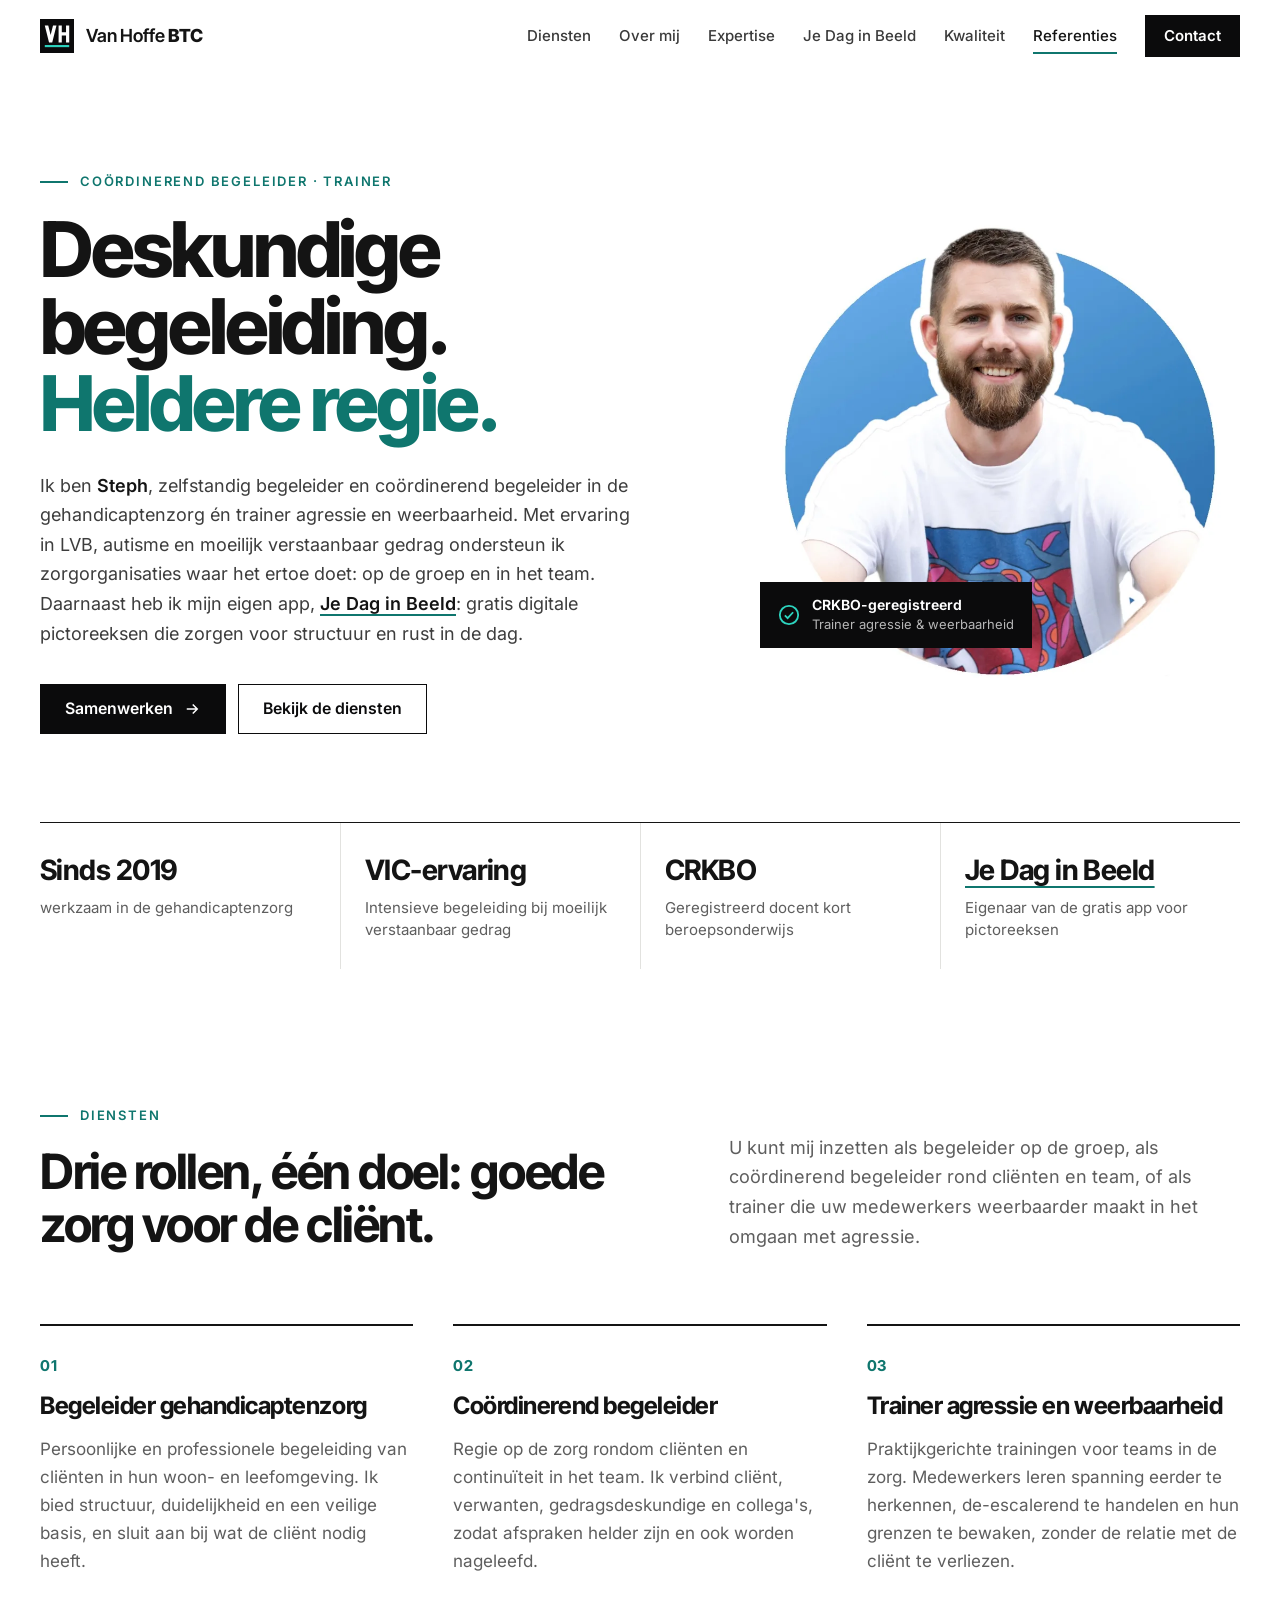
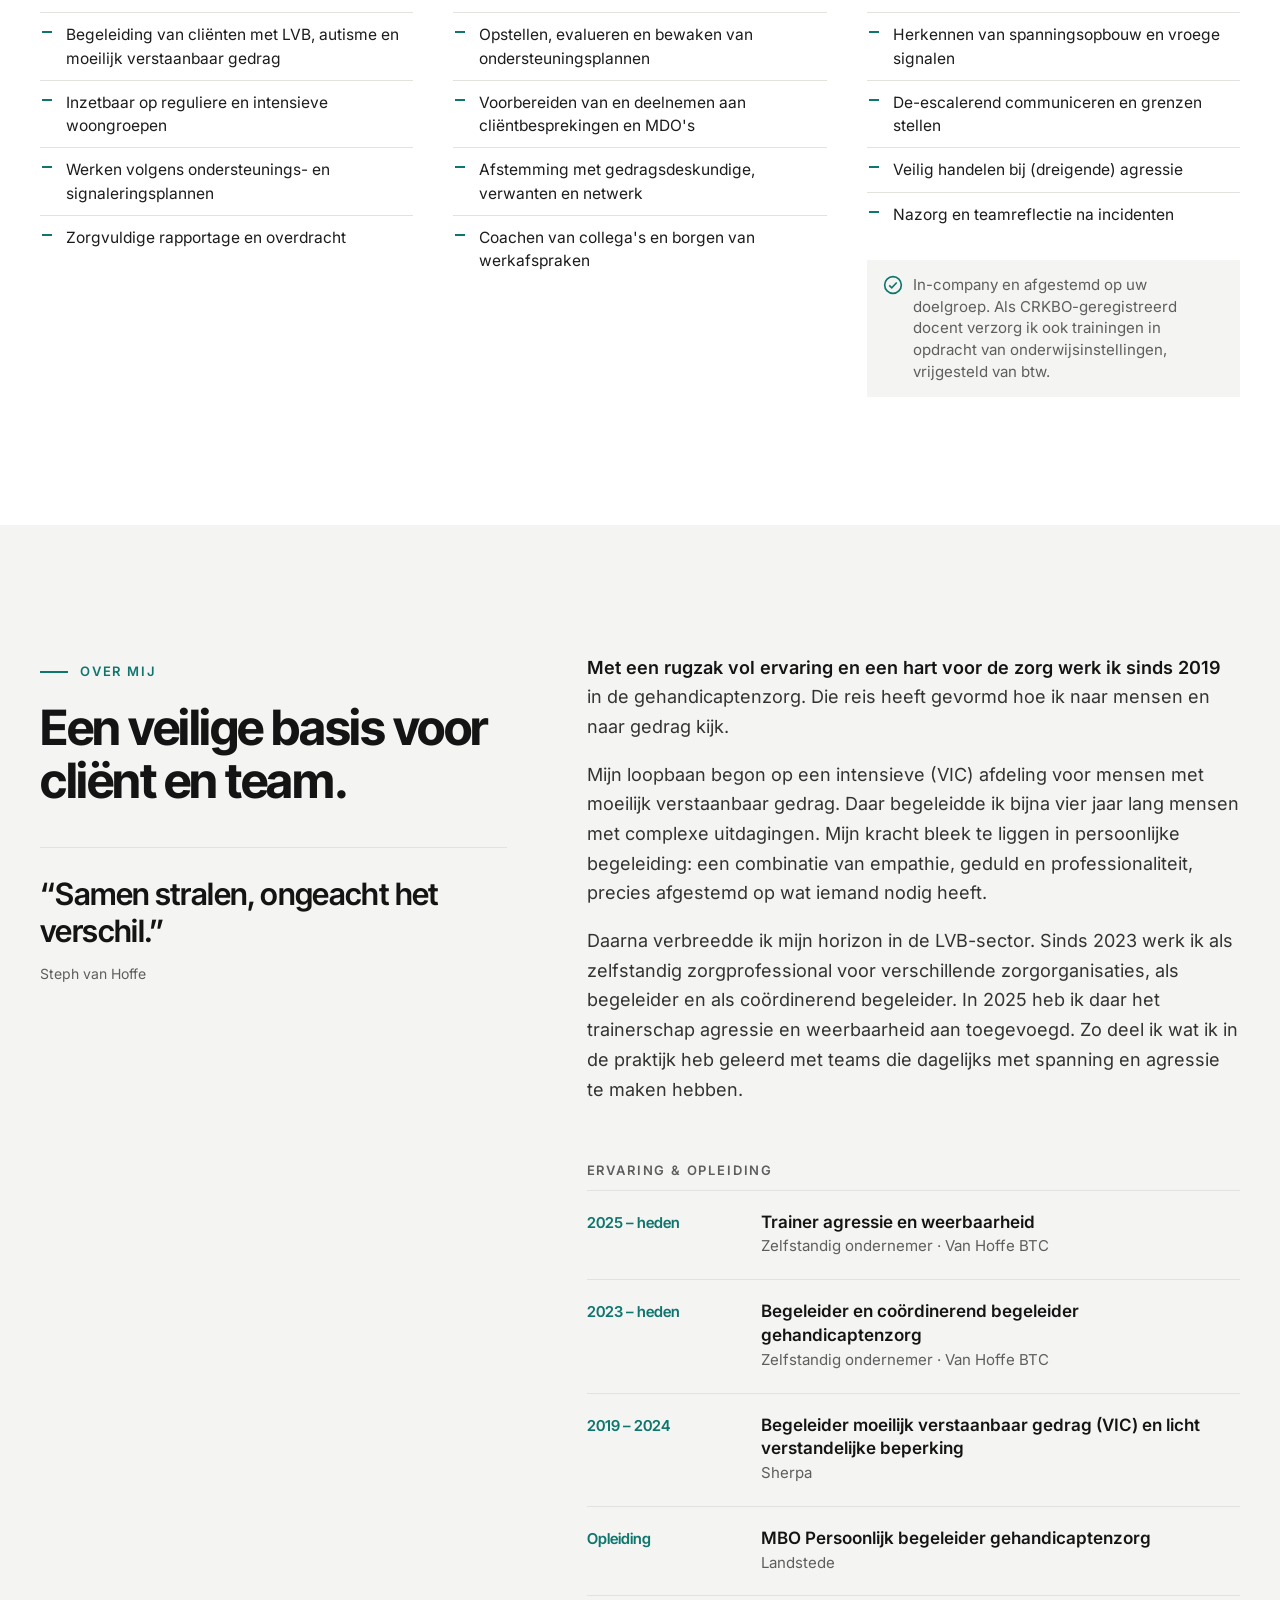
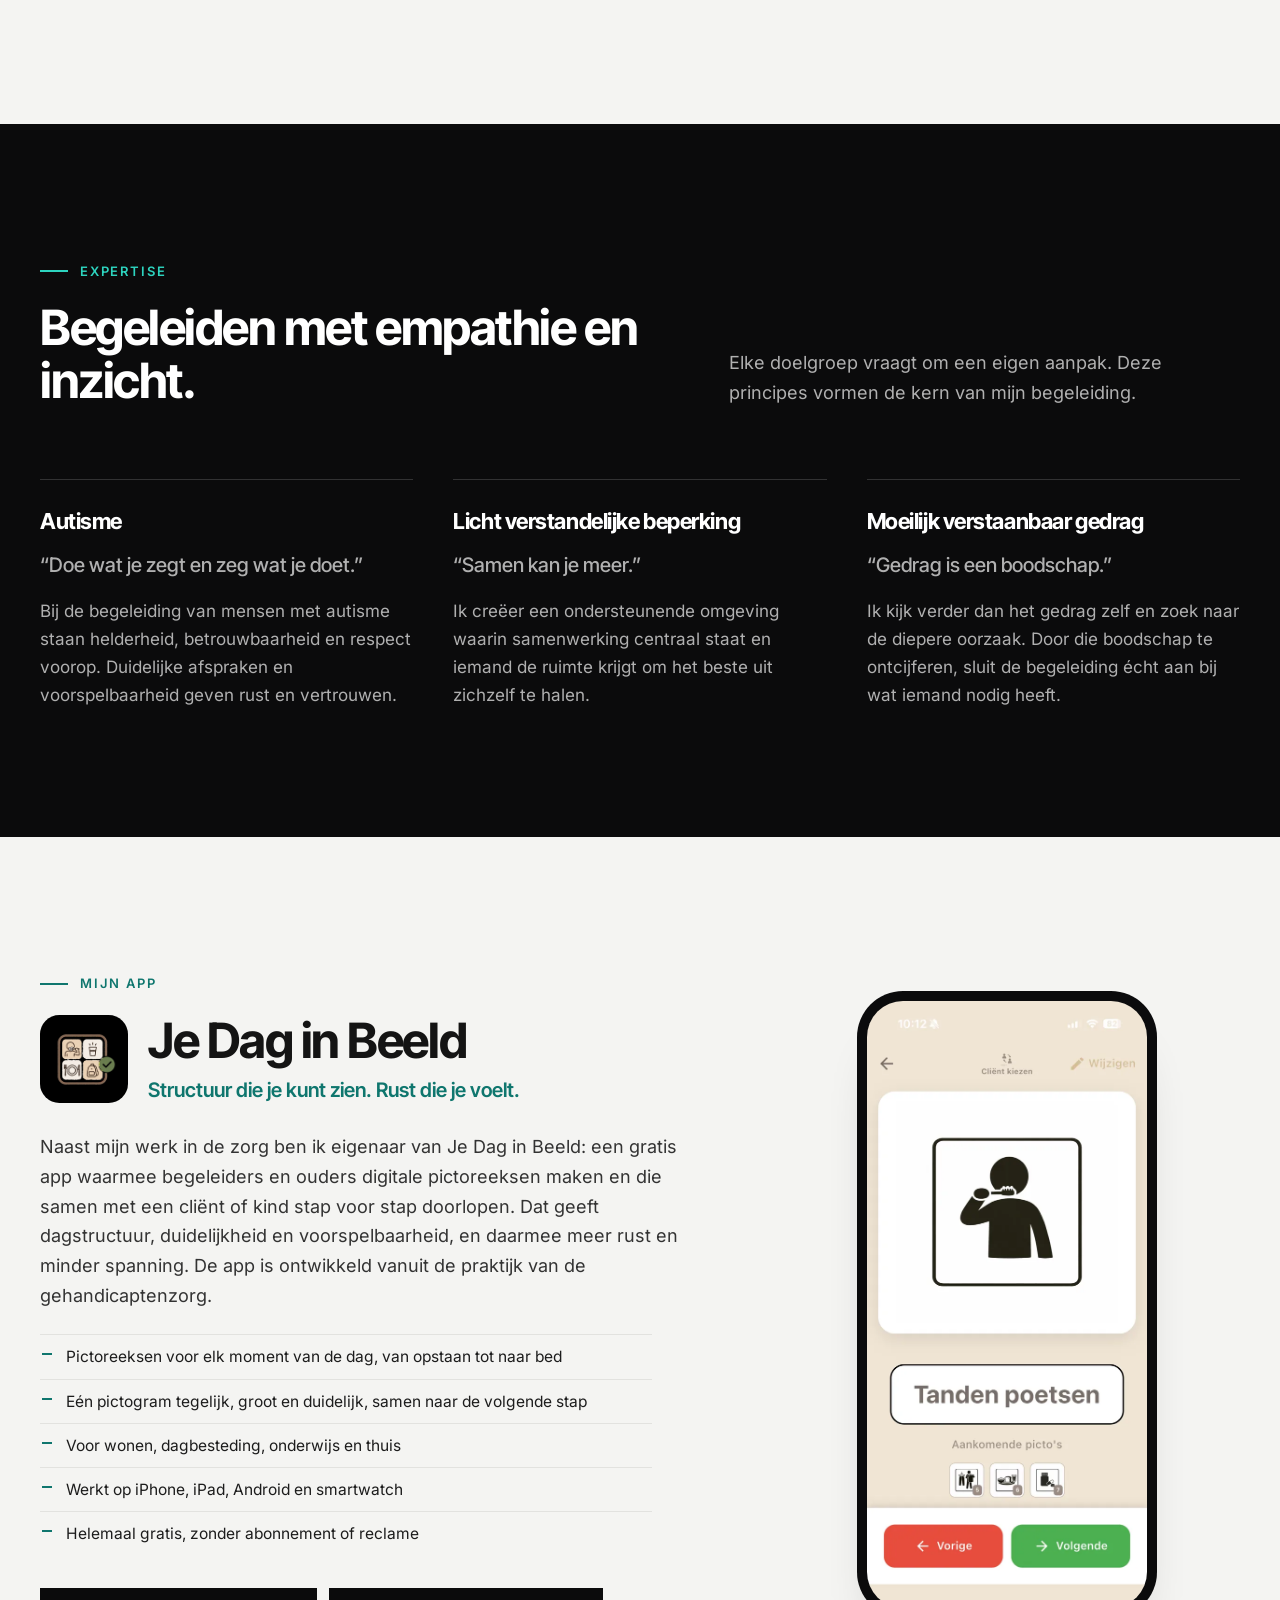
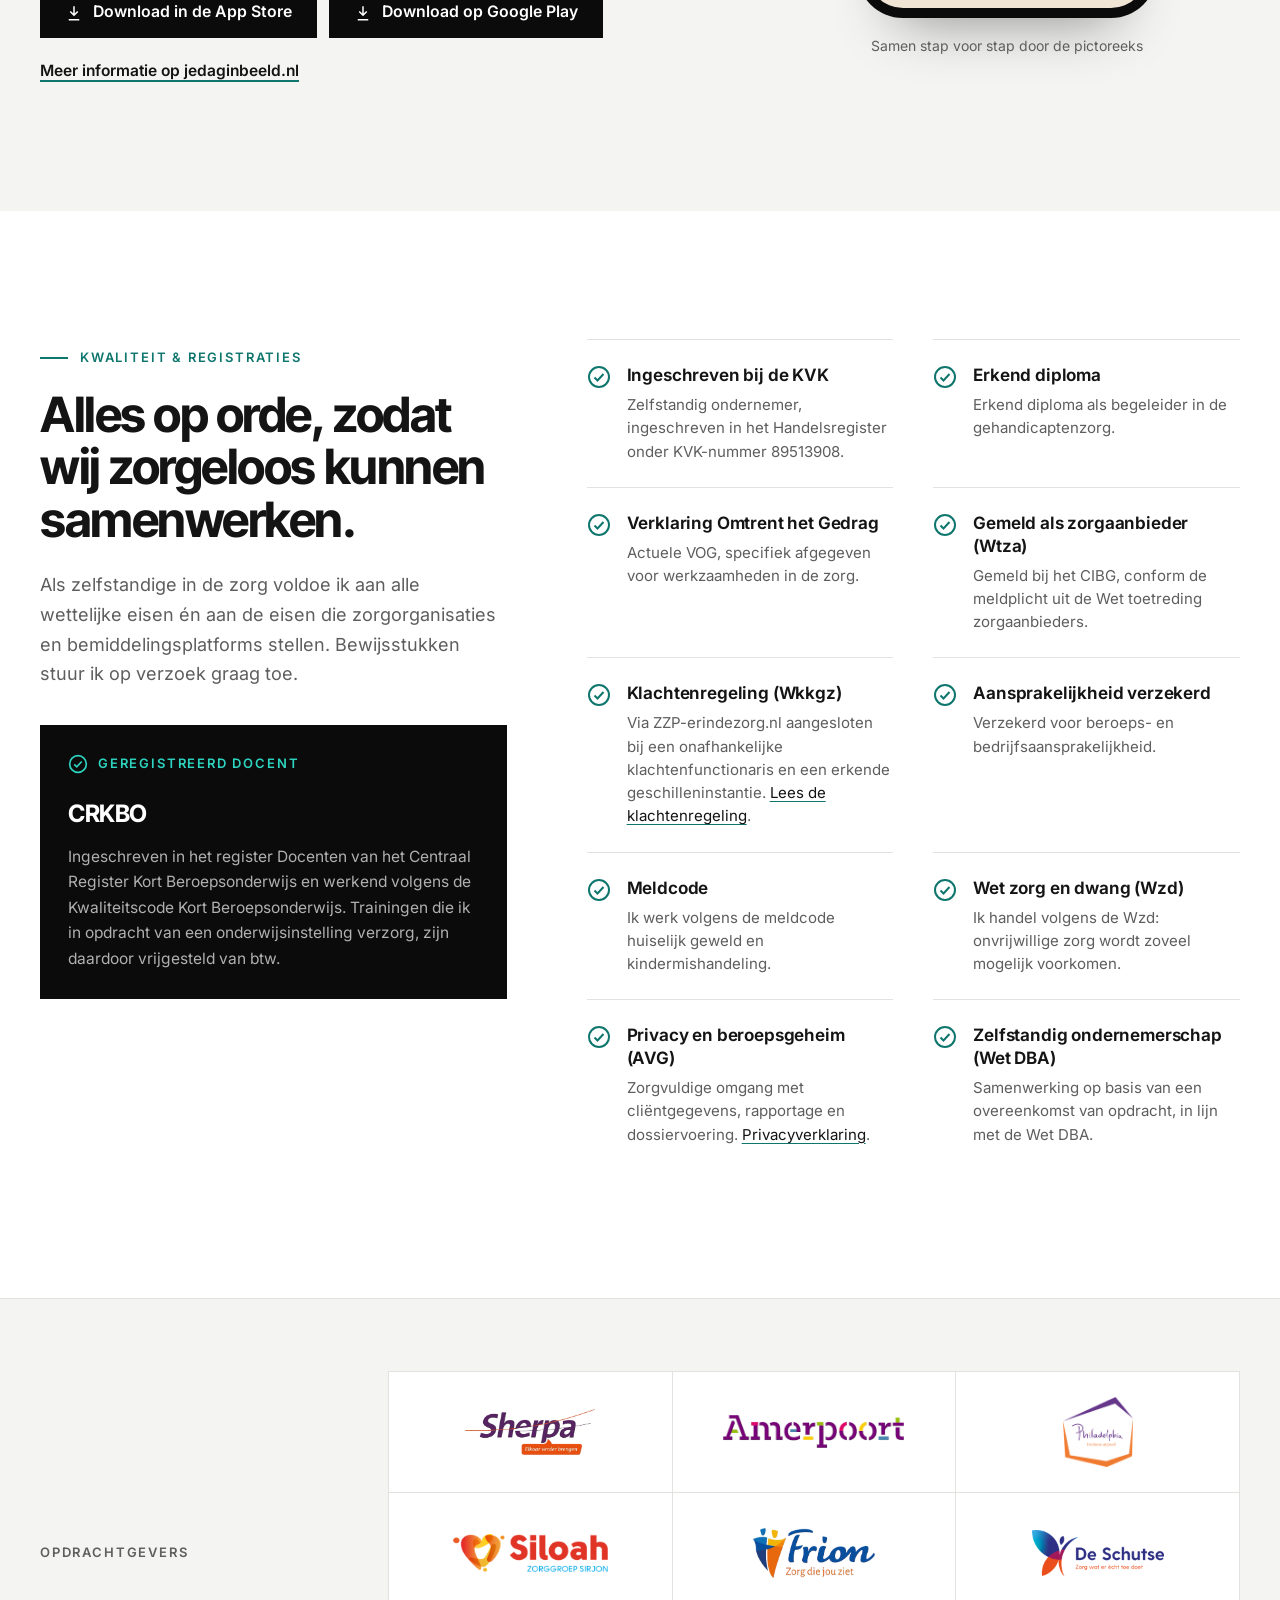
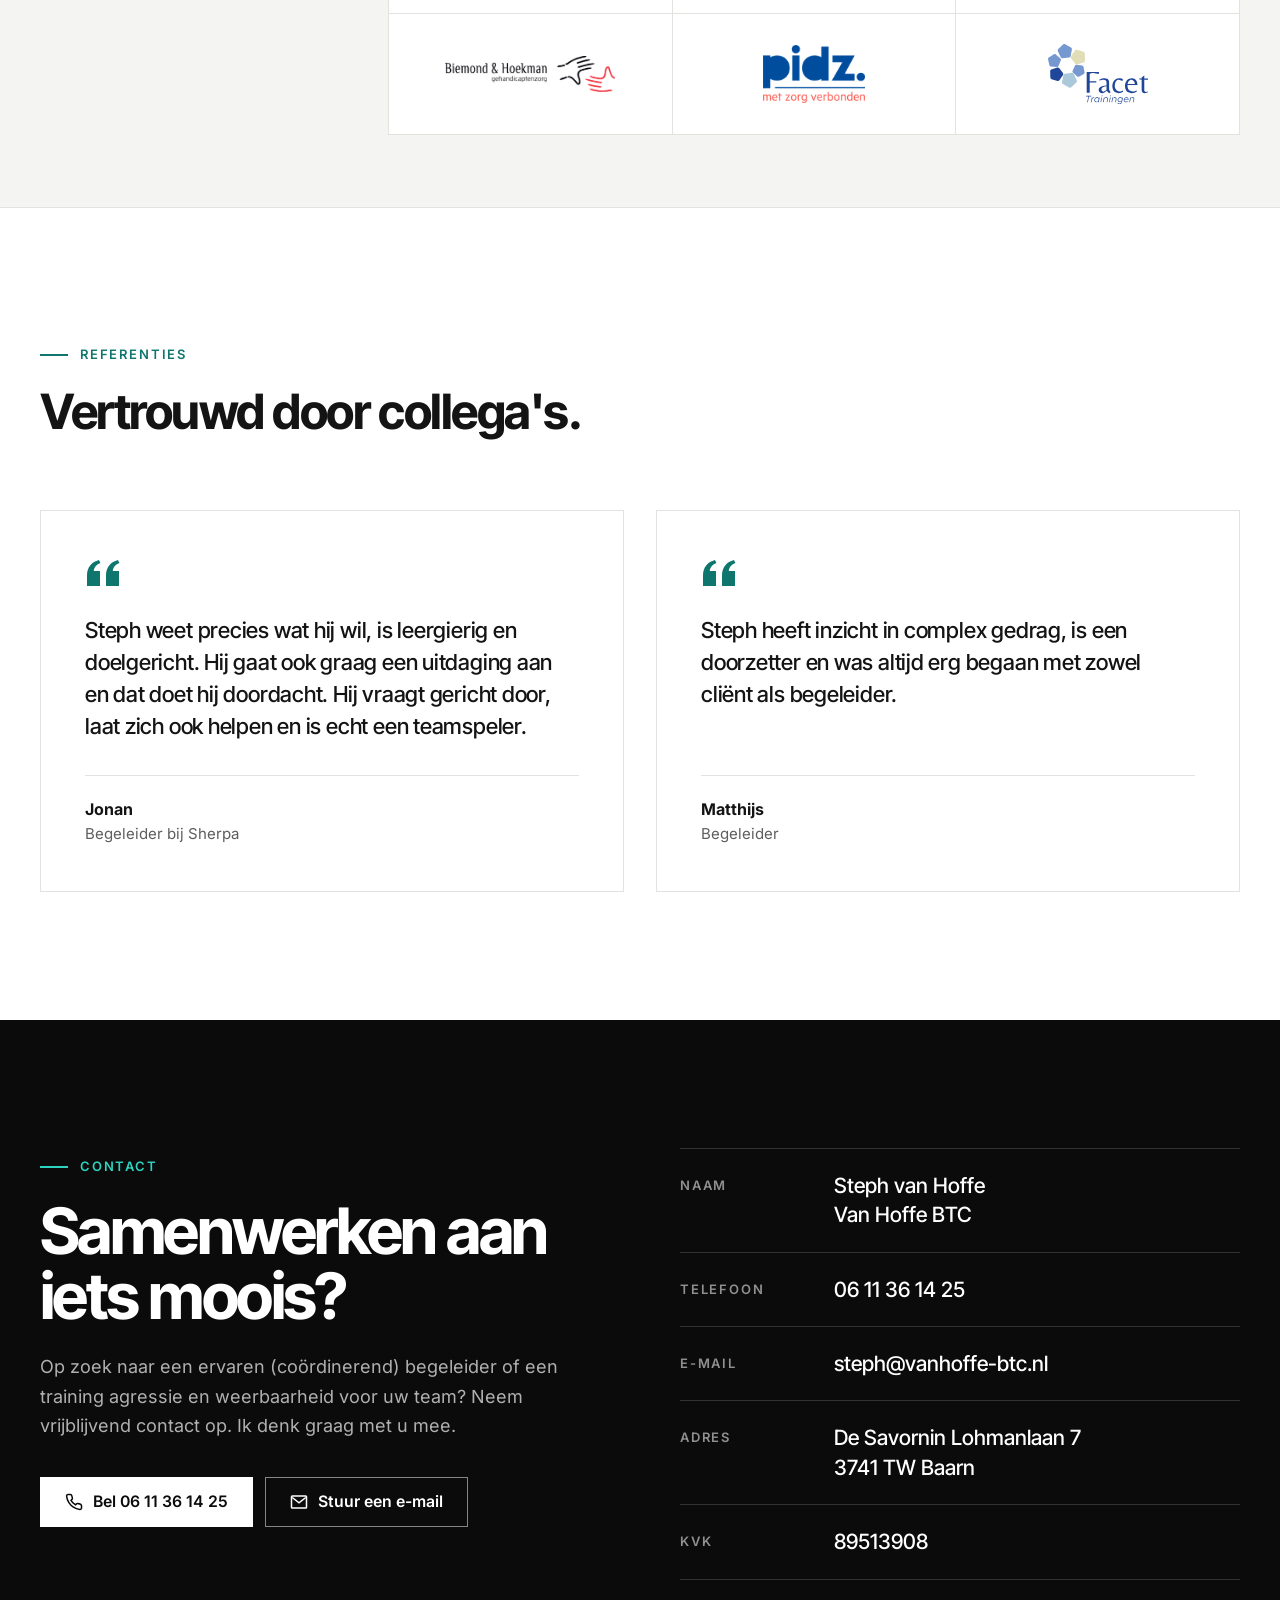
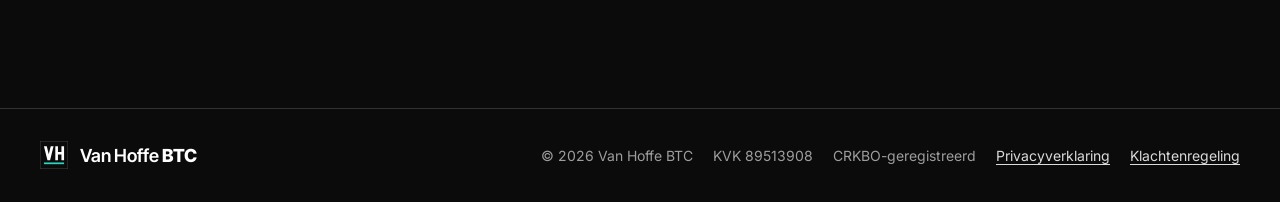
<file: index.html>
<!doctype html>
<html lang="nl">
<head>
  <meta charset="utf-8">
  <meta name="viewport" content="width=device-width, initial-scale=1">
  <title>Steph van Hoffe | Van Hoffe BTC – Zorgprofessional in de gehandicaptenzorg</title>
  <meta name="description" content="Steph van Hoffe (Van Hoffe BTC) is zelfstandig begeleider, coördinerend begeleider en trainer in de gehandicaptenzorg, en eigenaar van de app Je Dag in Beeld. Gevestigd in Baarn.">
  <meta name="author" content="Steph van Hoffe">
  <meta name="theme-color" content="#0b0b0c">
  <link rel="canonical" href="https://vanhoffe-btc.nl/">

  <meta property="og:type" content="website">
  <meta property="og:locale" content="nl_NL">
  <meta property="og:site_name" content="Van Hoffe BTC">
  <meta property="og:title" content="Steph van Hoffe | Van Hoffe BTC">
  <meta property="og:description" content="Zelfstandig (coördinerend) begeleider en trainer in de gehandicaptenzorg. Eigenaar van de app Je Dag in Beeld.">
  <meta property="og:url" content="https://vanhoffe-btc.nl/">
  <meta property="og:image" content="https://vanhoffe-btc.nl/assets/img/og-image.png">
  <meta property="og:image:width" content="1200">
  <meta property="og:image:height" content="630">
  <meta name="twitter:card" content="summary_large_image">

  <link rel="icon" href="favicon.svg" type="image/svg+xml">
  <link rel="apple-touch-icon" href="apple-touch-icon.png">
  <link rel="preload" href="assets/fonts/inter-latin-wght.woff2" as="font" type="font/woff2" crossorigin>
  <link rel="preload" href="assets/fonts/inter-tight-latin-wght.woff2" as="font" type="font/woff2" crossorigin>
  <link rel="stylesheet" href="assets/css/style.css">

  <script type="application/ld+json">
  {
    "@context": "https://schema.org",
    "@type": "ProfessionalService",
    "name": "Van Hoffe BTC",
    "url": "https://vanhoffe-btc.nl/",
    "image": "https://vanhoffe-btc.nl/assets/img/steph-van-hoffe.jpg",
    "description": "Begeleiding, coördinatie en trainingen agressie en weerbaarheid in de gehandicaptenzorg.",
    "telephone": "+31611361425",
    "email": "steph@vanhoffe-btc.nl",
    "address": {
      "@type": "PostalAddress",
      "streetAddress": "De Savornin Lohmanlaan 7",
      "postalCode": "3741 TW",
      "addressLocality": "Baarn",
      "addressCountry": "NL"
    },
    "identifier": {
      "@type": "PropertyValue",
      "propertyID": "KVK",
      "value": "89513908"
    },
    "founder": {
      "@type": "Person",
      "name": "Steph van Hoffe",
      "jobTitle": "Begeleider, coördinerend begeleider en trainer agressie en weerbaarheid"
    },
    "areaServed": "NL",
    "knowsAbout": [
      "Gehandicaptenzorg",
      "Licht verstandelijke beperking",
      "Autisme",
      "Moeilijk verstaanbaar gedrag",
      "Agressie en weerbaarheid",
      "De-escalatie"
    ]
  }
  </script>
</head>
<body>
  <a class="skip-link" href="#main">Direct naar de inhoud</a>

  <header class="site-header" id="top">
    <div class="container header-inner">
      <a class="brand" href="#top" aria-label="Van Hoffe BTC – naar boven">
        <svg class="brand-mark" viewBox="0 0 64 64" aria-hidden="true">
          <rect width="64" height="64" fill="#0b0b0c"/>
          <path fill="#fff" d="M9 12h6.5L20 30l4.5-18H31l-8 32h-6z"/>
          <path fill="#fff" d="M35 12h6v13h8V12h6v32h-6V31h-8v13h-6z"/>
          <rect x="9" y="49" width="46" height="4" fill="#2dd4bf"/>
        </svg>
        <span class="brand-name">Van Hoffe <strong>BTC</strong></span>
      </a>

      <button class="nav-toggle" type="button" aria-expanded="false" aria-controls="site-nav">
        <span class="visually-hidden">Menu</span>
        <span class="nav-toggle-bars" aria-hidden="true"><span></span><span></span><span></span></span>
      </button>

      <nav class="site-nav" id="site-nav" aria-label="Hoofdmenu">
        <ul class="nav-list">
          <li><a class="nav-link" href="#diensten">Diensten</a></li>
          <li><a class="nav-link" href="#over-mij">Over mij</a></li>
          <li><a class="nav-link" href="#expertise">Expertise</a></li>
          <li><a class="nav-link" href="#je-dag-in-beeld">Je Dag in Beeld</a></li>
          <li><a class="nav-link" href="#kwaliteit">Kwaliteit</a></li>
          <li><a class="nav-link" href="#referenties">Referenties</a></li>
          <li class="nav-cta-item"><a class="btn btn-primary nav-cta" href="#contact">Contact</a></li>
        </ul>
      </nav>
    </div>
  </header>

  <main id="main">

    <!-- ============================== HERO ============================== -->
    <section class="hero" aria-labelledby="hero-title">
      <div class="container">
        <div class="hero-grid">
          <div class="hero-text">
            <p class="eyebrow">Coördinerend begeleider · Trainer</p>
            <h1 class="hero-title" id="hero-title">
              Deskundige begeleiding.
              <span class="accent">Heldere regie.</span>
            </h1>
            <p class="hero-lead">
              Ik ben <strong>Steph</strong>, zelfstandig begeleider en coördinerend begeleider in de
              gehandicaptenzorg én trainer agressie en weerbaarheid. Met ervaring in LVB, autisme en moeilijk
              verstaanbaar gedrag ondersteun ik zorgorganisaties waar het ertoe doet: op de groep en in het team.
              Daarnaast heb ik mijn eigen app, <a href="#je-dag-in-beeld">Je Dag in Beeld</a>: gratis digitale
              pictoreeksen die zorgen voor structuur en rust in de dag.
            </p>
            <div class="btn-group">
              <a class="btn btn-primary" href="#contact">
                Samenwerken
                <svg viewBox="0 0 24 24" fill="none" stroke="currentColor" stroke-width="2" aria-hidden="true"><path d="M5 12h14M13 6l6 6-6 6"/></svg>
              </a>
              <a class="btn btn-outline" href="#diensten">Bekijk de diensten</a>
            </div>
          </div>

          <figure class="hero-figure">
            <picture>
              <source srcset="assets/img/steph-van-hoffe.webp" type="image/webp">
              <img src="assets/img/steph-van-hoffe.jpg" width="900" height="891"
                   alt="Portret van Steph van Hoffe" fetchpriority="high">
            </picture>
            <figcaption class="hero-badge">
              <svg viewBox="0 0 24 24" fill="none" stroke="currentColor" stroke-width="2" aria-hidden="true"><circle cx="12" cy="12" r="10"/><path d="m7.5 12.5 3 3 6-6.5"/></svg>
              <div>
                <strong>CRKBO-geregistreerd</strong>
                <span>Trainer agressie &amp; weerbaarheid</span>
              </div>
            </figcaption>
          </figure>
        </div>

        <ul class="facts" aria-label="Kerngegevens">
          <li class="fact"><span class="fact-value">Sinds 2019</span><span class="fact-label">werkzaam in de gehandicaptenzorg</span></li>
          <li class="fact"><span class="fact-value">VIC-ervaring</span><span class="fact-label">Intensieve begeleiding bij moeilijk verstaanbaar gedrag</span></li>
          <li class="fact"><span class="fact-value">CRKBO</span><span class="fact-label">Geregistreerd docent kort beroepsonderwijs</span></li>
          <li class="fact"><a class="fact-link" href="#je-dag-in-beeld"><span class="fact-value">Je Dag in Beeld</span><span class="fact-label">Eigenaar van de gratis app voor pictoreeksen</span></a></li>
        </ul>
      </div>
    </section>

    <!-- ============================ DIENSTEN ============================ -->
    <section class="section" id="diensten" aria-labelledby="diensten-title">
      <div class="container">
        <div class="section-head">
          <div>
            <p class="eyebrow">Diensten</p>
            <h2 class="section-title" id="diensten-title">Drie rollen, één doel: goede zorg voor de cliënt.</h2>
          </div>
          <p class="section-intro">
            U kunt mij inzetten als begeleider op de groep, als coördinerend begeleider rond cliënten en
            team, of als trainer die uw medewerkers weerbaarder maakt in het omgaan met agressie.
          </p>
        </div>

        <div class="services">
          <article class="service">
            <span class="service-number">01</span>
            <h3 class="service-title">Begeleider gehandicaptenzorg</h3>
            <p>
              Persoonlijke en professionele begeleiding van cliënten in hun woon- en leefomgeving. Ik bied
              structuur, duidelijkheid en een veilige basis, en sluit aan bij wat de cliënt nodig heeft.
            </p>
            <ul class="check-list">
              <li>Begeleiding van cliënten met LVB, autisme en moeilijk verstaanbaar gedrag</li>
              <li>Inzetbaar op reguliere en intensieve woongroepen</li>
              <li>Werken volgens ondersteunings- en signaleringsplannen</li>
              <li>Zorgvuldige rapportage en overdracht</li>
            </ul>
          </article>

          <article class="service">
            <span class="service-number">02</span>
            <h3 class="service-title">Coördinerend begeleider</h3>
            <p>
              Regie op de zorg rondom cliënten en continuïteit in het team. Ik verbind cliënt, verwanten,
              gedragsdeskundige en collega's, zodat afspraken helder zijn en ook worden nageleefd.
            </p>
            <ul class="check-list">
              <li>Opstellen, evalueren en bewaken van ondersteuningsplannen</li>
              <li>Voorbereiden van en deelnemen aan cliëntbesprekingen en MDO's</li>
              <li>Afstemming met gedragsdeskundige, verwanten en netwerk</li>
              <li>Coachen van collega's en borgen van werkafspraken</li>
            </ul>
          </article>

          <article class="service">
            <span class="service-number">03</span>
            <h3 class="service-title">Trainer agressie en weerbaarheid</h3>
            <p>
              Praktijkgerichte trainingen voor teams in de zorg. Medewerkers leren spanning eerder te herkennen,
              de-escalerend te handelen en hun grenzen te bewaken, zonder de relatie met de cliënt te verliezen.
            </p>
            <ul class="check-list">
              <li>Herkennen van spanningsopbouw en vroege signalen</li>
              <li>De-escalerend communiceren en grenzen stellen</li>
              <li>Veilig handelen bij (dreigende) agressie</li>
              <li>Nazorg en teamreflectie na incidenten</li>
            </ul>
            <p class="service-note">
              <svg viewBox="0 0 24 24" fill="none" stroke="currentColor" stroke-width="2" aria-hidden="true"><circle cx="12" cy="12" r="10"/><path d="m7.5 12.5 3 3 6-6.5"/></svg>
              <span>In-company en afgestemd op uw doelgroep. Als CRKBO-geregistreerd docent verzorg ik ook trainingen in opdracht van onderwijsinstellingen, vrijgesteld van btw.</span>
            </p>
          </article>
        </div>
      </div>
    </section>

    <!-- ============================ OVER MIJ ============================ -->
    <section class="section section-alt" id="over-mij" aria-labelledby="over-title">
      <div class="container about-grid">
        <div class="about-aside">
          <p class="eyebrow">Over mij</p>
          <h2 class="section-title" id="over-title">Een veilige basis voor cliënt en team.</h2>
          <figure class="motto">
            <blockquote>“Samen stralen, ongeacht het verschil.”</blockquote>
            <figcaption>Steph van Hoffe</figcaption>
          </figure>
        </div>

        <div class="about-body">
          <p>
            Met een rugzak vol ervaring en een hart voor de zorg werk ik sinds 2019 in de gehandicaptenzorg.
            Die reis heeft gevormd hoe ik naar mensen en naar gedrag kijk.
          </p>
          <p>
            Mijn loopbaan begon op een intensieve (VIC) afdeling voor mensen met moeilijk verstaanbaar gedrag.
            Daar begeleidde ik bijna vier jaar lang mensen met complexe uitdagingen. Mijn kracht bleek te liggen
            in persoonlijke begeleiding: een combinatie van empathie, geduld en professionaliteit, precies
            afgestemd op wat iemand nodig heeft.
          </p>
          <p>
            Daarna verbreedde ik mijn horizon in de LVB-sector. Sinds 2023 werk ik als zelfstandig
            zorgprofessional voor verschillende zorgorganisaties, als begeleider en als coördinerend
            begeleider. In 2025 heb ik daar het trainerschap agressie en weerbaarheid aan toegevoegd. Zo deel
            ik wat ik in de praktijk heb geleerd met teams die dagelijks met spanning en agressie te maken hebben.
          </p>

          <h3 class="timeline-title">Ervaring &amp; opleiding</h3>
          <ol class="timeline">
            <li>
              <span class="timeline-period">2025 – heden</span>
              <span><span class="timeline-role">Trainer agressie en weerbaarheid</span><span class="timeline-org">Zelfstandig ondernemer · Van Hoffe BTC</span></span>
            </li>
            <li>
              <span class="timeline-period">2023 – heden</span>
              <span><span class="timeline-role">Begeleider en coördinerend begeleider gehandicaptenzorg</span><span class="timeline-org">Zelfstandig ondernemer · Van Hoffe BTC</span></span>
            </li>
            <li>
              <span class="timeline-period">2019 – 2024</span>
              <span><span class="timeline-role">Begeleider moeilijk verstaanbaar gedrag (VIC) en licht verstandelijke beperking</span><span class="timeline-org">Sherpa</span></span>
            </li>
            <li>
              <span class="timeline-period">Opleiding</span>
              <span><span class="timeline-role">MBO Persoonlijk begeleider gehandicaptenzorg</span><span class="timeline-org">Landstede</span></span>
            </li>
          </ol>
        </div>
      </div>
    </section>

    <!-- ============================ EXPERTISE ============================ -->
    <section class="section dark" id="expertise" aria-labelledby="expertise-title">
      <div class="container">
        <div class="section-head">
          <div>
            <p class="eyebrow">Expertise</p>
            <h2 class="section-title" id="expertise-title">Begeleiden met empathie en inzicht.</h2>
          </div>
          <p class="section-intro">
            Elke doelgroep vraagt om een eigen aanpak. Deze principes vormen de kern van mijn begeleiding.
          </p>
        </div>

        <div class="expertise">
          <article class="expertise-item">
            <h3>Autisme</h3>
            <p class="expertise-quote">“Doe wat je zegt en zeg wat je doet.”</p>
            <p>
              Bij de begeleiding van mensen met autisme staan helderheid, betrouwbaarheid en respect voorop.
              Duidelijke afspraken en voorspelbaarheid geven rust en vertrouwen.
            </p>
          </article>
          <article class="expertise-item">
            <h3>Licht verstandelijke beperking</h3>
            <p class="expertise-quote">“Samen kan je meer.”</p>
            <p>
              Ik creëer een ondersteunende omgeving waarin samenwerking centraal staat en iemand de ruimte
              krijgt om het beste uit zichzelf te halen.
            </p>
          </article>
          <article class="expertise-item">
            <h3>Moeilijk verstaanbaar gedrag</h3>
            <p class="expertise-quote">“Gedrag is een boodschap.”</p>
            <p>
              Ik kijk verder dan het gedrag zelf en zoek naar de diepere oorzaak. Door die boodschap te
              ontcijferen, sluit de begeleiding écht aan bij wat iemand nodig heeft.
            </p>
          </article>
        </div>
      </div>
    </section>

    <!-- ========================== JE DAG IN BEELD ========================== -->
    <section class="section section-alt" id="je-dag-in-beeld" aria-labelledby="app-title">
      <div class="container app-grid">
        <div class="app-text">
          <p class="eyebrow">Mijn app</p>
          <div class="app-brand">
            <img class="app-icon" src="assets/img/je-dag-in-beeld-icoon.png" width="96" height="96" alt="" loading="lazy">
            <div>
              <h2 class="section-title" id="app-title">Je Dag in Beeld</h2>
              <p class="app-tagline">Structuur die je kunt zien. Rust die je voelt.</p>
            </div>
          </div>
          <p class="app-intro">
            Naast mijn werk in de zorg ben ik eigenaar van Je Dag in Beeld: een gratis app waarmee begeleiders en
            ouders digitale pictoreeksen maken en die samen met een cliënt of kind stap voor stap doorlopen. Dat
            geeft dagstructuur, duidelijkheid en voorspelbaarheid, en daarmee meer rust en minder spanning.
            De app is ontwikkeld vanuit de praktijk van de gehandicaptenzorg.
          </p>
          <ul class="check-list app-features">
            <li>Pictoreeksen voor elk moment van de dag, van opstaan tot naar bed</li>
            <li>Eén pictogram tegelijk, groot en duidelijk, samen naar de volgende stap</li>
            <li>Voor wonen, dagbesteding, onderwijs en thuis</li>
            <li>Werkt op iPhone, iPad, Android en smartwatch</li>
            <li>Helemaal gratis, zonder abonnement of reclame</li>
          </ul>
          <div class="btn-group">
            <a class="btn btn-primary" href="https://apps.apple.com/nl/app/je-dag-in-beeld/id6758413160" target="_blank" rel="noopener">
              <svg viewBox="0 0 24 24" fill="none" stroke="currentColor" stroke-width="2" aria-hidden="true"><path d="M12 3v12M7 10l5 5 5-5M5 21h14"/></svg>
              Download in de App Store
            </a>
            <a class="btn btn-primary" href="https://play.google.com/store/apps/details?id=com.je_dag_in_beeld.caregiver" target="_blank" rel="noopener">
              <svg viewBox="0 0 24 24" fill="none" stroke="currentColor" stroke-width="2" aria-hidden="true"><path d="M12 3v12M7 10l5 5 5-5M5 21h14"/></svg>
              Download op Google Play
            </a>
          </div>
          <p class="app-more">
            <a href="https://www.jedaginbeeld.nl/" target="_blank" rel="noopener">Meer informatie op jedaginbeeld.nl</a>
          </p>
        </div>

        <figure class="app-figure">
          <div class="phone">
            <picture>
              <source srcset="assets/img/je-dag-in-beeld-app.webp" type="image/webp">
              <img src="assets/img/je-dag-in-beeld-app.jpg" width="600" height="1299" loading="lazy"
                   alt="Schermafbeelding van Je Dag in Beeld: de stap ‘Tanden poetsen’ in een pictoreeks, met de volgende pictogrammen eronder">
            </picture>
          </div>
          <figcaption>Samen stap voor stap door de pictoreeks</figcaption>
        </figure>
      </div>
    </section>

    <!-- ============================ KWALITEIT ============================ -->
    <section class="section" id="kwaliteit" aria-labelledby="kwaliteit-title">
      <div class="container quality-grid">
        <div class="quality-aside">
          <p class="eyebrow">Kwaliteit &amp; registraties</p>
          <h2 class="section-title" id="kwaliteit-title">Alles op orde, zodat wij zorgeloos kunnen samenwerken.</h2>
          <p class="section-intro">
            Als zelfstandige in de zorg voldoe ik aan alle wettelijke eisen én aan de eisen die zorgorganisaties
            en bemiddelingsplatforms stellen. Bewijsstukken stuur ik op verzoek graag toe.
          </p>

          <div class="crkbo-card">
            <span class="crkbo-card-label">
              <svg viewBox="0 0 24 24" fill="none" stroke="currentColor" stroke-width="2" aria-hidden="true"><circle cx="12" cy="12" r="10"/><path d="m7.5 12.5 3 3 6-6.5"/></svg>
              Geregistreerd docent
            </span>
            <h3>CRKBO</h3>
            <p>
              Ingeschreven in het register Docenten van het Centraal Register Kort Beroepsonderwijs en werkend
              volgens de Kwaliteitscode Kort Beroepsonderwijs. Trainingen die ik in opdracht van een
              onderwijsinstelling verzorg, zijn daardoor vrijgesteld van btw.
            </p>
          </div>
        </div>

        <div>
          <ul class="requirements">
            <li class="requirement">
              <svg viewBox="0 0 24 24" fill="none" stroke="currentColor" stroke-width="2" aria-hidden="true"><circle cx="12" cy="12" r="10"/><path d="m7.5 12.5 3 3 6-6.5"/></svg>
              <div>
                <h3>Ingeschreven bij de KVK</h3>
                <p>Zelfstandig ondernemer, ingeschreven in het Handelsregister onder KVK-nummer 89513908.</p>
              </div>
            </li>
            <li class="requirement">
              <svg viewBox="0 0 24 24" fill="none" stroke="currentColor" stroke-width="2" aria-hidden="true"><circle cx="12" cy="12" r="10"/><path d="m7.5 12.5 3 3 6-6.5"/></svg>
              <div>
                <h3>Erkend diploma</h3>
                <p>Erkend diploma als begeleider in de gehandicaptenzorg.</p>
              </div>
            </li>
            <li class="requirement">
              <svg viewBox="0 0 24 24" fill="none" stroke="currentColor" stroke-width="2" aria-hidden="true"><circle cx="12" cy="12" r="10"/><path d="m7.5 12.5 3 3 6-6.5"/></svg>
              <div>
                <h3>Verklaring Omtrent het Gedrag</h3>
                <p>Actuele VOG, specifiek afgegeven voor werkzaamheden in de zorg.</p>
              </div>
            </li>
            <li class="requirement">
              <svg viewBox="0 0 24 24" fill="none" stroke="currentColor" stroke-width="2" aria-hidden="true"><circle cx="12" cy="12" r="10"/><path d="m7.5 12.5 3 3 6-6.5"/></svg>
              <div>
                <h3>Gemeld als zorgaanbieder (Wtza)</h3>
                <p>Gemeld bij het CIBG, conform de meldplicht uit de Wet toetreding zorgaanbieders.</p>
              </div>
            </li>
            <li class="requirement">
              <svg viewBox="0 0 24 24" fill="none" stroke="currentColor" stroke-width="2" aria-hidden="true"><circle cx="12" cy="12" r="10"/><path d="m7.5 12.5 3 3 6-6.5"/></svg>
              <div>
                <h3>Klachtenregeling (Wkkgz)</h3>
                <p>Via ZZP-erindezorg.nl aangesloten bij een onafhankelijke klachtenfunctionaris en een erkende geschilleninstantie. <a href="klachtenregeling.html">Lees de klachtenregeling</a>.</p>
              </div>
            </li>
            <li class="requirement">
              <svg viewBox="0 0 24 24" fill="none" stroke="currentColor" stroke-width="2" aria-hidden="true"><circle cx="12" cy="12" r="10"/><path d="m7.5 12.5 3 3 6-6.5"/></svg>
              <div>
                <h3>Aansprakelijkheid verzekerd</h3>
                <p>Verzekerd voor beroeps- en bedrijfsaansprakelijkheid.</p>
              </div>
            </li>
            <li class="requirement">
              <svg viewBox="0 0 24 24" fill="none" stroke="currentColor" stroke-width="2" aria-hidden="true"><circle cx="12" cy="12" r="10"/><path d="m7.5 12.5 3 3 6-6.5"/></svg>
              <div>
                <h3>Meldcode</h3>
                <p>Ik werk volgens de meldcode huiselijk geweld en kindermishandeling.</p>
              </div>
            </li>
            <li class="requirement">
              <svg viewBox="0 0 24 24" fill="none" stroke="currentColor" stroke-width="2" aria-hidden="true"><circle cx="12" cy="12" r="10"/><path d="m7.5 12.5 3 3 6-6.5"/></svg>
              <div>
                <h3>Wet zorg en dwang (Wzd)</h3>
                <p>Ik handel volgens de Wzd: onvrijwillige zorg wordt zoveel mogelijk voorkomen.</p>
              </div>
            </li>
            <li class="requirement">
              <svg viewBox="0 0 24 24" fill="none" stroke="currentColor" stroke-width="2" aria-hidden="true"><circle cx="12" cy="12" r="10"/><path d="m7.5 12.5 3 3 6-6.5"/></svg>
              <div>
                <h3>Privacy en beroepsgeheim (AVG)</h3>
                <p>Zorgvuldige omgang met cliëntgegevens, rapportage en dossiervoering. <a href="privacyverklaring.html">Privacyverklaring</a>.</p>
              </div>
            </li>
            <li class="requirement">
              <svg viewBox="0 0 24 24" fill="none" stroke="currentColor" stroke-width="2" aria-hidden="true"><circle cx="12" cy="12" r="10"/><path d="m7.5 12.5 3 3 6-6.5"/></svg>
              <div>
                <h3>Zelfstandig ondernemerschap (Wet DBA)</h3>
                <p>Samenwerking op basis van een overeenkomst van opdracht, in lijn met de Wet DBA.</p>
              </div>
            </li>
          </ul>
        </div>
      </div>
    </section>

    <!-- ========================== OPDRACHTGEVERS ========================== -->
    <section class="clients" aria-labelledby="clients-title">
      <div class="container clients-inner">
        <h2 class="clients-title" id="clients-title">Opdrachtgevers</h2>
        <ul class="clients-list">
          <li><img class="client-logo" src="assets/img/logos/sherpa.png" width="130" height="46" style="--w: 130px" alt="Sherpa" loading="lazy" decoding="async"></li>
          <li><img class="client-logo" src="assets/img/logos/amerpoort.png" width="181" height="33" style="--w: 181px" alt="Amerpoort" loading="lazy" decoding="async"></li>
          <li><img class="client-logo" src="assets/img/logos/philadelphia.png" width="70" height="70" style="--w: 70px" alt="Philadelphia" loading="lazy" decoding="async"></li>
          <li><img class="client-logo" src="assets/img/logos/siloah.png" width="155" height="39" style="--w: 155px" alt="Siloah" loading="lazy" decoding="async"></li>
          <li><img class="client-logo" src="assets/img/logos/frion.png" width="122" height="49" style="--w: 122px" alt="Frion" loading="lazy" decoding="async"></li>
          <li><img class="client-logo" src="assets/img/logos/de-schutse.png" width="132" height="45" style="--w: 132px" alt="De Schutse" loading="lazy" decoding="async"></li>
          <li><img class="client-logo" src="assets/img/logos/biemond-hoekman.png" width="170" height="35" style="--w: 170px" alt="Biemond &amp; Hoekman" loading="lazy" decoding="async"></li>
          <li><img class="client-logo" src="assets/img/logos/pidz.png" width="102" height="59" style="--w: 102px" alt="PIDZ" loading="lazy" decoding="async"></li>
          <li><img class="client-logo" src="assets/img/logos/facet-trainingen.svg" width="100" height="60" style="--w: 100px" alt="Facet Trainingen" loading="lazy" decoding="async"></li>
        </ul>
      </div>
    </section>

    <!-- ============================ REFERENTIES ============================ -->
    <section class="section" id="referenties" aria-labelledby="referenties-title">
      <div class="container">
        <div class="section-head">
          <div>
            <p class="eyebrow">Referenties</p>
            <h2 class="section-title" id="referenties-title">Vertrouwd door collega's.</h2>
          </div>
        </div>

        <div class="testimonials">
          <figure class="testimonial">
            <svg class="testimonial-mark" viewBox="0 0 36 36" aria-hidden="true"><path fill="currentColor" d="M2 20.5C2 12.4 6.6 6.9 14 5l1.4 3.1C10.9 9.8 9 13 8.8 16H15v15H2V20.5Zm19 0C21 12.4 25.6 6.9 33 5l1.4 3.1C29.9 9.8 28 13 27.8 16H34v15H21V20.5Z"/></svg>
            <blockquote>
              Steph weet precies wat hij wil, is leergierig en doelgericht. Hij gaat ook graag een uitdaging aan en
              dat doet hij doordacht. Hij vraagt gericht door, laat zich ook helpen en is echt een teamspeler.
            </blockquote>
            <figcaption><strong>Jonan</strong>Begeleider bij Sherpa</figcaption>
          </figure>
          <figure class="testimonial">
            <svg class="testimonial-mark" viewBox="0 0 36 36" aria-hidden="true"><path fill="currentColor" d="M2 20.5C2 12.4 6.6 6.9 14 5l1.4 3.1C10.9 9.8 9 13 8.8 16H15v15H2V20.5Zm19 0C21 12.4 25.6 6.9 33 5l1.4 3.1C29.9 9.8 28 13 27.8 16H34v15H21V20.5Z"/></svg>
            <blockquote>
              Steph heeft inzicht in complex gedrag, is een doorzetter en was altijd erg begaan met zowel cliënt
              als begeleider.
            </blockquote>
            <figcaption><strong>Matthijs</strong>Begeleider</figcaption>
          </figure>
        </div>
      </div>
    </section>

    <!-- ============================== CONTACT ============================== -->
    <section class="section dark" id="contact" aria-labelledby="contact-title">
      <div class="container contact-grid">
        <div>
          <p class="eyebrow">Contact</p>
          <h2 class="contact-title" id="contact-title">Samenwerken aan iets moois?</h2>
          <p class="contact-lead">
            Op zoek naar een ervaren (coördinerend) begeleider of een training agressie en weerbaarheid voor
            uw team? Neem vrijblijvend contact op. Ik denk graag met u mee.
          </p>
          <div class="btn-group">
            <a class="btn btn-light" href="tel:+31611361425">
              <svg viewBox="0 0 24 24" fill="none" stroke="currentColor" stroke-width="2" aria-hidden="true"><path d="M22 16.9v3a2 2 0 0 1-2.2 2 19.8 19.8 0 0 1-8.6-3.1 19.5 19.5 0 0 1-6-6A19.8 19.8 0 0 1 2.1 4.2 2 2 0 0 1 4.1 2h3a2 2 0 0 1 2 1.7c.1.9.4 1.8.7 2.7a2 2 0 0 1-.5 2.1L8 9.8a16 16 0 0 0 6 6l1.3-1.3a2 2 0 0 1 2.1-.4c.9.3 1.8.6 2.7.7a2 2 0 0 1 1.7 2z"/></svg>
              Bel 06 11 36 14 25
            </a>
            <a class="btn btn-ghost-light" href="mailto:steph@vanhoffe-btc.nl?subject=Samenwerking%20Van%20Hoffe%20BTC">
              <svg viewBox="0 0 24 24" fill="none" stroke="currentColor" stroke-width="2" aria-hidden="true"><rect x="2" y="4" width="20" height="16" rx="1"/><path d="m3 6 9 7 9-7"/></svg>
              Stuur een e-mail
            </a>
          </div>
        </div>

        <dl class="contact-details">
          <div class="contact-row">
            <dt>Naam</dt>
            <dd>Steph van Hoffe<br>Van Hoffe BTC</dd>
          </div>
          <div class="contact-row">
            <dt>Telefoon</dt>
            <dd><a href="tel:+31611361425">06 11 36 14 25</a></dd>
          </div>
          <div class="contact-row">
            <dt>E-mail</dt>
            <dd><a href="mailto:steph@vanhoffe-btc.nl">steph@vanhoffe-btc.nl</a></dd>
          </div>
          <div class="contact-row">
            <dt>Adres</dt>
            <dd>De Savornin Lohmanlaan 7<br>3741 TW Baarn</dd>
          </div>
          <div class="contact-row">
            <dt>KVK</dt>
            <dd>89513908</dd>
          </div>
        </dl>
      </div>
    </section>
  </main>

  <footer class="site-footer">
    <div class="container footer-inner">
      <a class="footer-brand" href="#top">
        <svg class="brand-mark" viewBox="0 0 64 64" aria-hidden="true">
          <rect width="64" height="64" fill="#0b0b0c"/>
          <rect x="0.5" y="0.5" width="63" height="63" fill="none" stroke="rgba(255,255,255,0.25)"/>
          <path fill="#fff" d="M9 12h6.5L20 30l4.5-18H31l-8 32h-6z"/>
          <path fill="#fff" d="M35 12h6v13h8V12h6v32h-6V31h-8v13h-6z"/>
          <rect x="9" y="49" width="46" height="4" fill="#2dd4bf"/>
        </svg>
        <span class="brand-name">Van Hoffe <strong>BTC</strong></span>
      </a>
      <ul class="footer-meta">
        <li>© <span data-year>2026</span> Van Hoffe BTC</li>
        <li>KVK 89513908</li>
        <li>CRKBO-geregistreerd</li>
        <li><a href="privacyverklaring.html">Privacyverklaring</a></li>
        <li><a href="klachtenregeling.html">Klachtenregeling</a></li>
      </ul>
    </div>
  </footer>

  <script src="assets/js/main.js" defer></script>
</body>
</html>
</file>
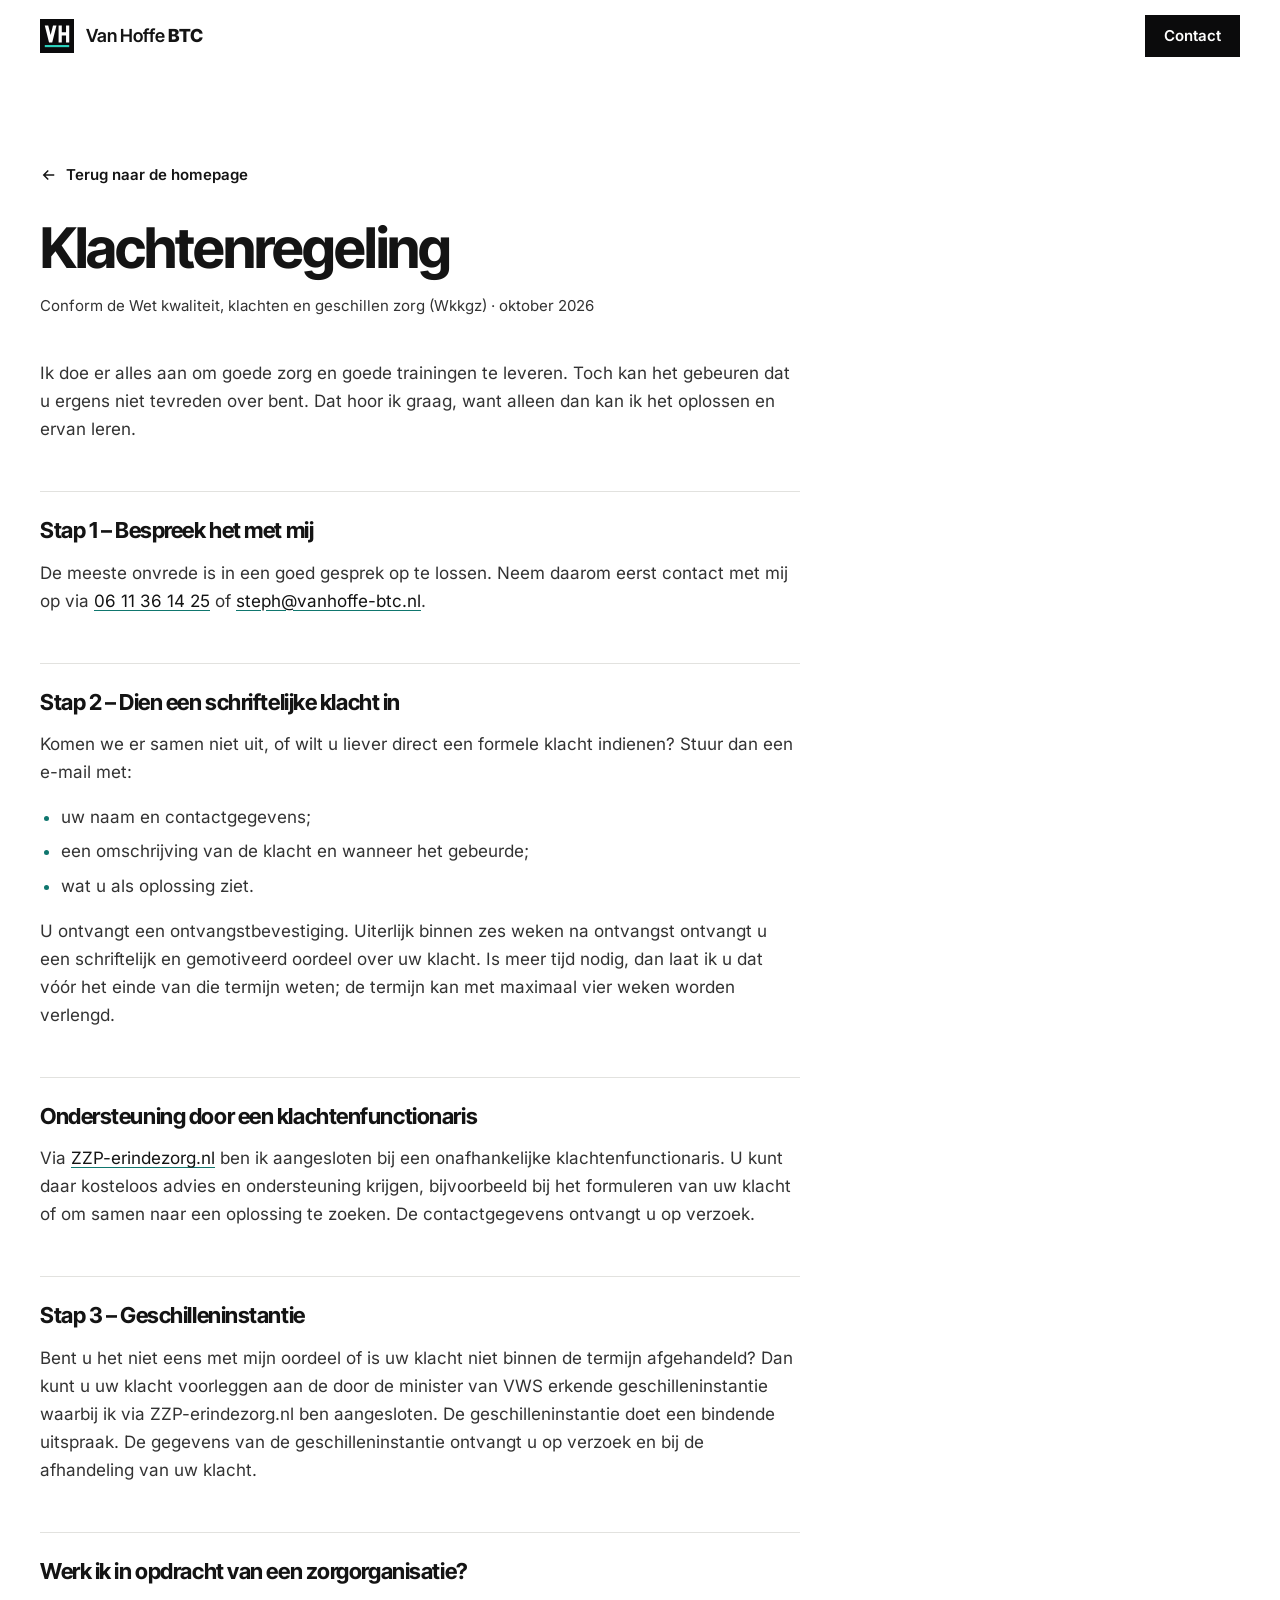
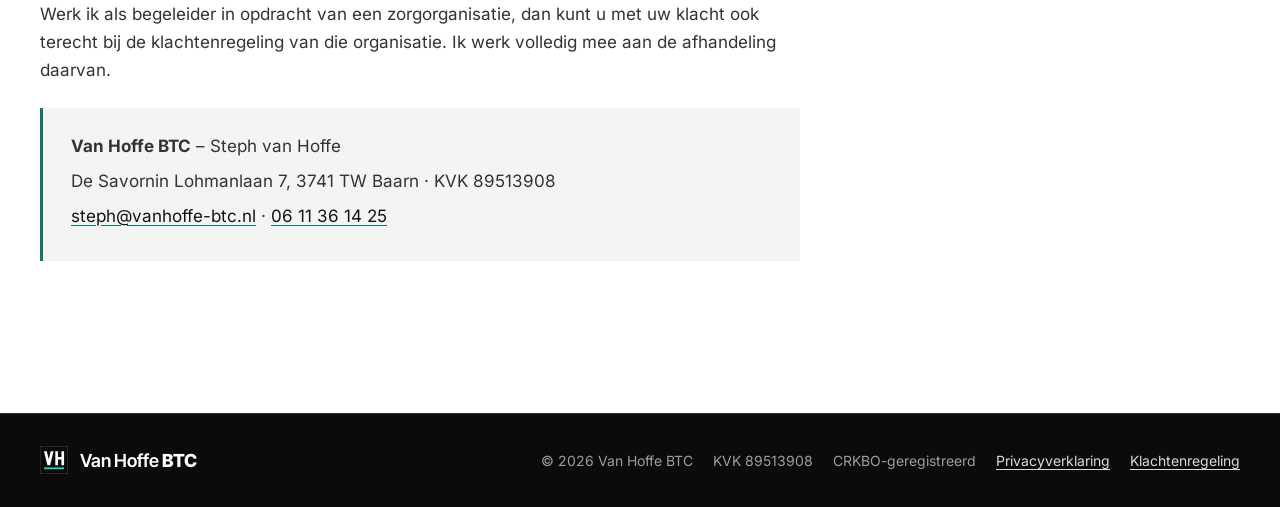
<file: klachtenregeling.html>
<!doctype html>
<html lang="nl">
<head>
  <meta charset="utf-8">
  <meta name="viewport" content="width=device-width, initial-scale=1">
  <title>Klachtenregeling | Van Hoffe BTC</title>
  <meta name="description" content="Klachtenregeling van Van Hoffe BTC (Steph van Hoffe), conform de Wet kwaliteit, klachten en geschillen zorg (Wkkgz).">
  <meta name="theme-color" content="#0b0b0c">
  <link rel="canonical" href="https://vanhoffe-btc.nl/klachtenregeling.html">
  <link rel="icon" href="favicon.svg" type="image/svg+xml">
  <link rel="apple-touch-icon" href="apple-touch-icon.png">
  <link rel="stylesheet" href="assets/css/style.css">
</head>
<body>
  <a class="skip-link" href="#main">Direct naar de inhoud</a>

  <header class="site-header">
    <div class="container header-inner">
      <a class="brand" href="index.html" aria-label="Van Hoffe BTC – naar de homepage">
        <svg class="brand-mark" viewBox="0 0 64 64" aria-hidden="true">
          <rect width="64" height="64" fill="#0b0b0c"/>
          <path fill="#fff" d="M9 12h6.5L20 30l4.5-18H31l-8 32h-6z"/>
          <path fill="#fff" d="M35 12h6v13h8V12h6v32h-6V31h-8v13h-6z"/>
          <rect x="9" y="49" width="46" height="4" fill="#2dd4bf"/>
        </svg>
        <span class="brand-name">Van Hoffe <strong>BTC</strong></span>
      </a>
      <a class="btn btn-primary nav-cta" href="index.html#contact">Contact</a>
    </div>
  </header>

  <main id="main" class="legal">
    <div class="container">
      <article class="legal-inner">
        <a class="legal-back" href="index.html">
          <svg viewBox="0 0 24 24" fill="none" stroke="currentColor" stroke-width="2" aria-hidden="true"><path d="M19 12H5M11 18l-6-6 6-6"/></svg>
          Terug naar de homepage
        </a>

        <h1>Klachtenregeling</h1>
        <p class="legal-updated">Conform de Wet kwaliteit, klachten en geschillen zorg (Wkkgz) · oktober 2026</p>

        <p>
          Ik doe er alles aan om goede zorg en goede trainingen te leveren. Toch kan het gebeuren dat u ergens
          niet tevreden over bent. Dat hoor ik graag, want alleen dan kan ik het oplossen en ervan leren.
        </p>

        <h2>Stap 1 – Bespreek het met mij</h2>
        <p>
          De meeste onvrede is in een goed gesprek op te lossen. Neem daarom eerst contact met mij op via
          <a href="tel:+31611361425">06 11 36 14 25</a> of
          <a href="mailto:steph@vanhoffe-btc.nl">steph@vanhoffe-btc.nl</a>.
        </p>

        <h2>Stap 2 – Dien een schriftelijke klacht in</h2>
        <p>Komen we er samen niet uit, of wilt u liever direct een formele klacht indienen? Stuur dan een e-mail met:</p>
        <ul>
          <li>uw naam en contactgegevens;</li>
          <li>een omschrijving van de klacht en wanneer het gebeurde;</li>
          <li>wat u als oplossing ziet.</li>
        </ul>
        <p>
          U ontvangt een ontvangstbevestiging. Uiterlijk binnen zes weken na ontvangst ontvangt u een schriftelijk
          en gemotiveerd oordeel over uw klacht. Is meer tijd nodig, dan laat ik u dat vóór het einde van die
          termijn weten; de termijn kan met maximaal vier weken worden verlengd.
        </p>

        <h2>Ondersteuning door een klachtenfunctionaris</h2>
        <p>
          Via <a href="https://www.zzp-erindezorg.nl/klachtenregeling/" rel="noopener">ZZP-erindezorg.nl</a> ben ik
          aangesloten bij een onafhankelijke klachtenfunctionaris. U kunt daar kosteloos advies en ondersteuning
          krijgen, bijvoorbeeld bij het formuleren van uw klacht of om samen naar een oplossing te zoeken. De
          contactgegevens ontvangt u op verzoek.
        </p>

        <h2>Stap 3 – Geschilleninstantie</h2>
        <p>
          Bent u het niet eens met mijn oordeel of is uw klacht niet binnen de termijn afgehandeld? Dan kunt u uw
          klacht voorleggen aan de door de minister van VWS erkende geschilleninstantie waarbij ik via
          ZZP-erindezorg.nl ben aangesloten. De geschilleninstantie doet een bindende uitspraak. De gegevens van
          de geschilleninstantie ontvangt u op verzoek en bij de afhandeling van uw klacht.
        </p>

        <h2>Werk ik in opdracht van een zorgorganisatie?</h2>
        <p>
          Werk ik als begeleider in opdracht van een zorgorganisatie, dan kunt u met uw klacht ook terecht bij de
          klachtenregeling van die organisatie. Ik werk volledig mee aan de afhandeling daarvan.
        </p>

        <div class="legal-box">
          <p><strong>Van Hoffe BTC</strong> – Steph van Hoffe</p>
          <p>De Savornin Lohmanlaan 7, 3741 TW Baarn · KVK 89513908</p>
          <p><a href="mailto:steph@vanhoffe-btc.nl">steph@vanhoffe-btc.nl</a> · <a href="tel:+31611361425">06 11 36 14 25</a></p>
        </div>
      </article>
    </div>
  </main>

  <footer class="site-footer">
    <div class="container footer-inner">
      <a class="footer-brand" href="index.html">
        <svg class="brand-mark" viewBox="0 0 64 64" aria-hidden="true">
          <rect width="64" height="64" fill="#0b0b0c"/>
          <rect x="0.5" y="0.5" width="63" height="63" fill="none" stroke="rgba(255,255,255,0.25)"/>
          <path fill="#fff" d="M9 12h6.5L20 30l4.5-18H31l-8 32h-6z"/>
          <path fill="#fff" d="M35 12h6v13h8V12h6v32h-6V31h-8v13h-6z"/>
          <rect x="9" y="49" width="46" height="4" fill="#2dd4bf"/>
        </svg>
        <span class="brand-name">Van Hoffe <strong>BTC</strong></span>
      </a>
      <ul class="footer-meta">
        <li>© <span data-year>2026</span> Van Hoffe BTC</li>
        <li>KVK 89513908</li>
        <li>CRKBO-geregistreerd</li>
        <li><a href="privacyverklaring.html">Privacyverklaring</a></li>
        <li><a href="klachtenregeling.html" aria-current="page">Klachtenregeling</a></li>
      </ul>
    </div>
  </footer>

  <script src="assets/js/main.js" defer></script>
</body>
</html>
</file>
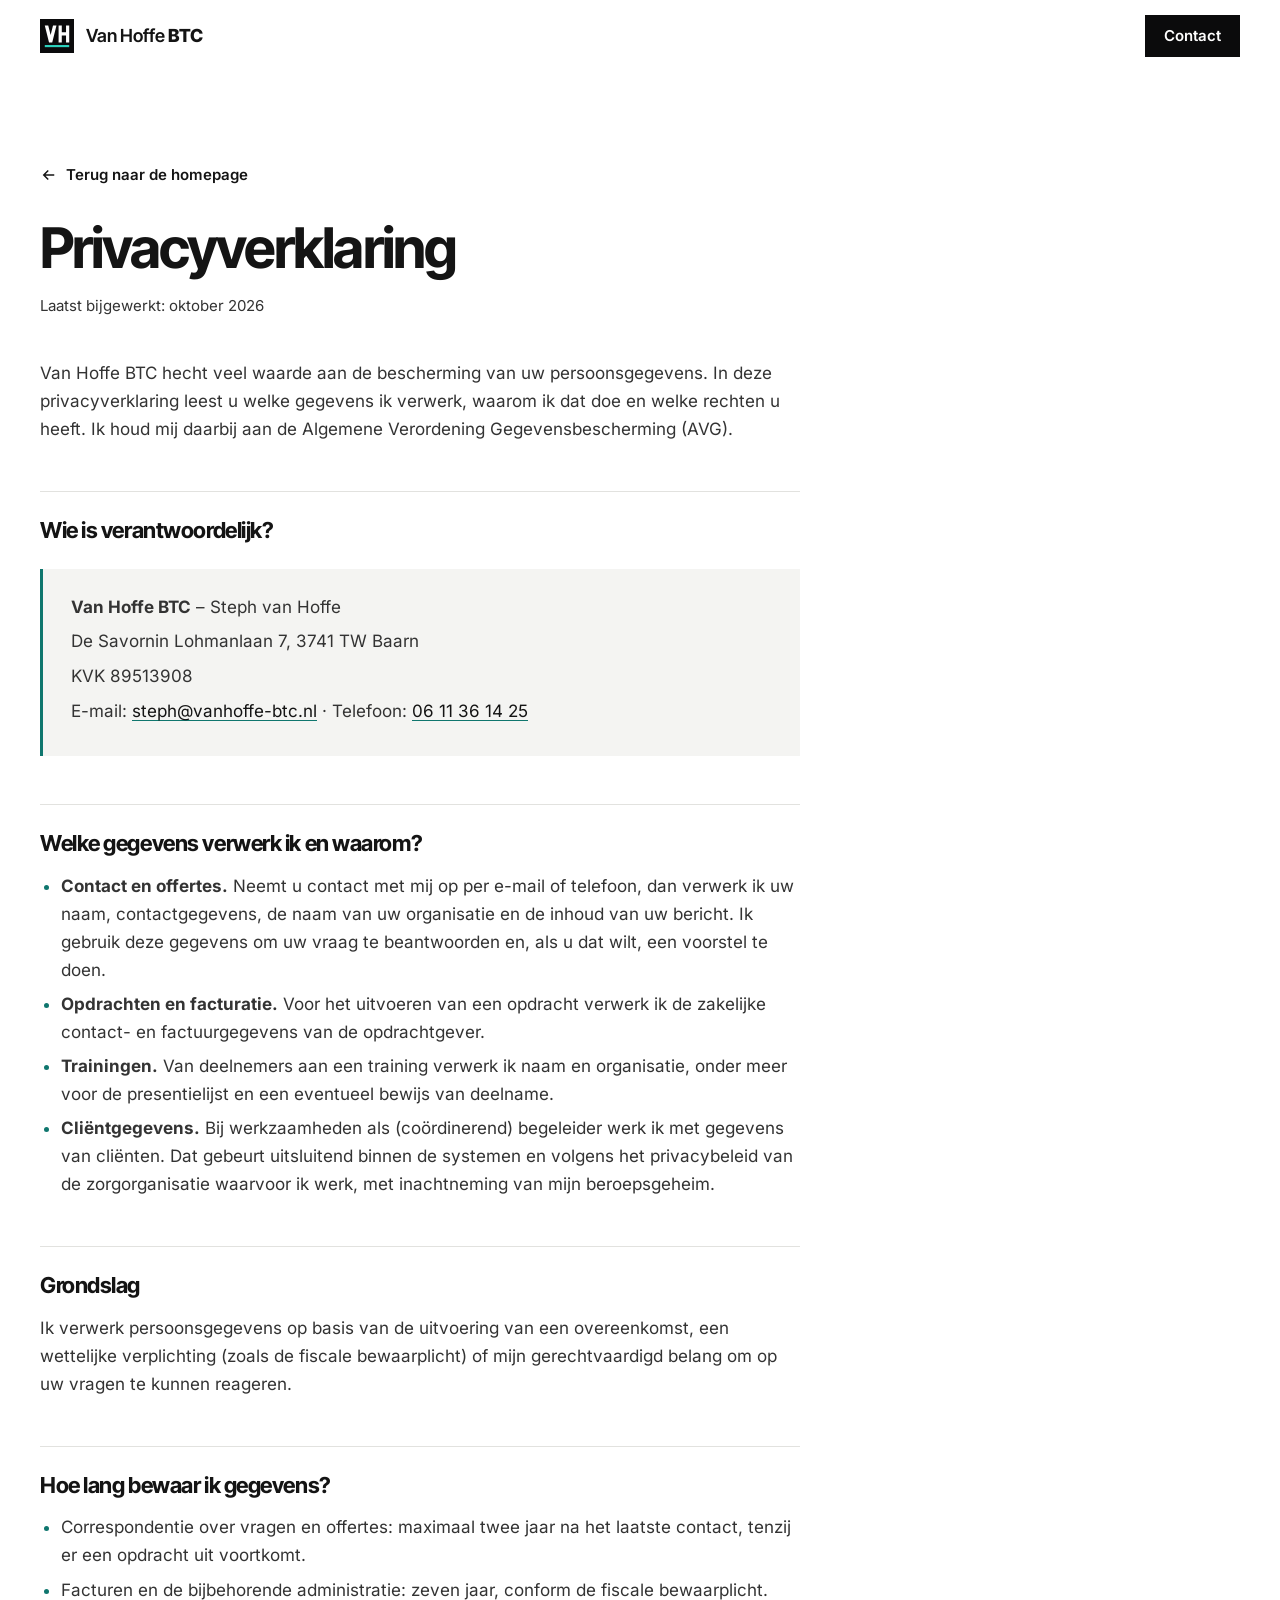
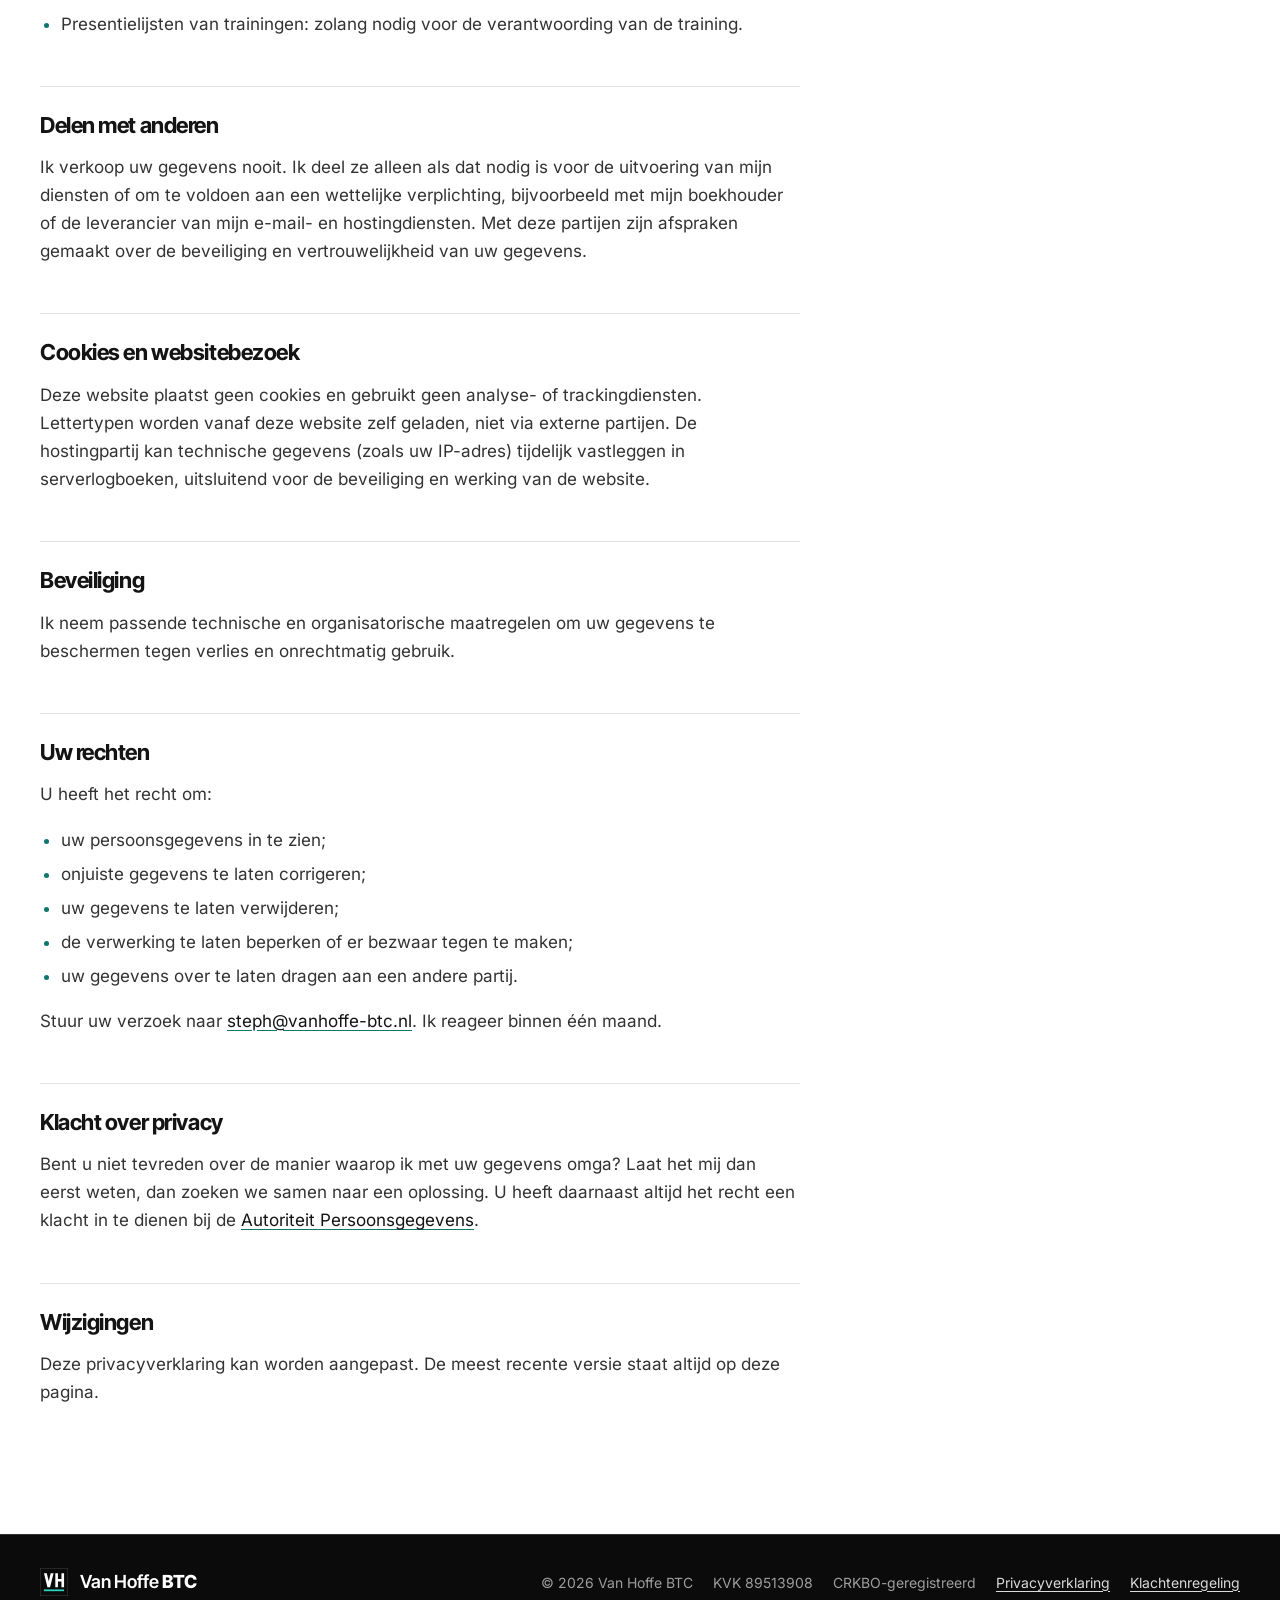
<file: privacyverklaring.html>
<!doctype html>
<html lang="nl">
<head>
  <meta charset="utf-8">
  <meta name="viewport" content="width=device-width, initial-scale=1">
  <title>Privacyverklaring | Van Hoffe BTC</title>
  <meta name="description" content="Privacyverklaring van Van Hoffe BTC (Steph van Hoffe): welke persoonsgegevens worden verwerkt, waarom, hoe lang en welke rechten u heeft.">
  <meta name="theme-color" content="#0b0b0c">
  <link rel="canonical" href="https://vanhoffe-btc.nl/privacyverklaring.html">
  <link rel="icon" href="favicon.svg" type="image/svg+xml">
  <link rel="apple-touch-icon" href="apple-touch-icon.png">
  <link rel="stylesheet" href="assets/css/style.css">
</head>
<body>
  <a class="skip-link" href="#main">Direct naar de inhoud</a>

  <header class="site-header">
    <div class="container header-inner">
      <a class="brand" href="index.html" aria-label="Van Hoffe BTC – naar de homepage">
        <svg class="brand-mark" viewBox="0 0 64 64" aria-hidden="true">
          <rect width="64" height="64" fill="#0b0b0c"/>
          <path fill="#fff" d="M9 12h6.5L20 30l4.5-18H31l-8 32h-6z"/>
          <path fill="#fff" d="M35 12h6v13h8V12h6v32h-6V31h-8v13h-6z"/>
          <rect x="9" y="49" width="46" height="4" fill="#2dd4bf"/>
        </svg>
        <span class="brand-name">Van Hoffe <strong>BTC</strong></span>
      </a>
      <a class="btn btn-primary nav-cta" href="index.html#contact">Contact</a>
    </div>
  </header>

  <main id="main" class="legal">
    <div class="container">
      <article class="legal-inner">
        <a class="legal-back" href="index.html">
          <svg viewBox="0 0 24 24" fill="none" stroke="currentColor" stroke-width="2" aria-hidden="true"><path d="M19 12H5M11 18l-6-6 6-6"/></svg>
          Terug naar de homepage
        </a>

        <h1>Privacyverklaring</h1>
        <p class="legal-updated">Laatst bijgewerkt: oktober 2026</p>

        <p>
          Van Hoffe BTC hecht veel waarde aan de bescherming van uw persoonsgegevens. In deze privacyverklaring
          leest u welke gegevens ik verwerk, waarom ik dat doe en welke rechten u heeft. Ik houd mij daarbij aan
          de Algemene Verordening Gegevensbescherming (AVG).
        </p>

        <h2>Wie is verantwoordelijk?</h2>
        <div class="legal-box">
          <p><strong>Van Hoffe BTC</strong> – Steph van Hoffe</p>
          <p>De Savornin Lohmanlaan 7, 3741 TW Baarn</p>
          <p>KVK 89513908</p>
          <p>E-mail: <a href="mailto:steph@vanhoffe-btc.nl">steph@vanhoffe-btc.nl</a> · Telefoon: <a href="tel:+31611361425">06 11 36 14 25</a></p>
        </div>

        <h2>Welke gegevens verwerk ik en waarom?</h2>
        <ul>
          <li>
            <strong>Contact en offertes.</strong> Neemt u contact met mij op per e-mail of telefoon, dan verwerk
            ik uw naam, contactgegevens, de naam van uw organisatie en de inhoud van uw bericht. Ik gebruik deze
            gegevens om uw vraag te beantwoorden en, als u dat wilt, een voorstel te doen.
          </li>
          <li>
            <strong>Opdrachten en facturatie.</strong> Voor het uitvoeren van een opdracht verwerk ik de
            zakelijke contact- en factuurgegevens van de opdrachtgever.
          </li>
          <li>
            <strong>Trainingen.</strong> Van deelnemers aan een training verwerk ik naam en organisatie, onder
            meer voor de presentielijst en een eventueel bewijs van deelname.
          </li>
          <li>
            <strong>Cliëntgegevens.</strong> Bij werkzaamheden als (coördinerend) begeleider werk ik met
            gegevens van cliënten. Dat gebeurt uitsluitend binnen de systemen en volgens het privacybeleid van
            de zorgorganisatie waarvoor ik werk, met inachtneming van mijn beroepsgeheim.
          </li>
        </ul>

        <h2>Grondslag</h2>
        <p>
          Ik verwerk persoonsgegevens op basis van de uitvoering van een overeenkomst, een wettelijke verplichting
          (zoals de fiscale bewaarplicht) of mijn gerechtvaardigd belang om op uw vragen te kunnen reageren.
        </p>

        <h2>Hoe lang bewaar ik gegevens?</h2>
        <ul>
          <li>Correspondentie over vragen en offertes: maximaal twee jaar na het laatste contact, tenzij er een opdracht uit voortkomt.</li>
          <li>Facturen en de bijbehorende administratie: zeven jaar, conform de fiscale bewaarplicht.</li>
          <li>Presentielijsten van trainingen: zolang nodig voor de verantwoording van de training.</li>
        </ul>

        <h2>Delen met anderen</h2>
        <p>
          Ik verkoop uw gegevens nooit. Ik deel ze alleen als dat nodig is voor de uitvoering van mijn diensten
          of om te voldoen aan een wettelijke verplichting, bijvoorbeeld met mijn boekhouder of de leverancier
          van mijn e-mail- en hostingdiensten. Met deze partijen zijn afspraken gemaakt over de beveiliging en
          vertrouwelijkheid van uw gegevens.
        </p>

        <h2>Cookies en websitebezoek</h2>
        <p>
          Deze website plaatst geen cookies en gebruikt geen analyse- of trackingdiensten. Lettertypen worden
          vanaf deze website zelf geladen, niet via externe partijen. De hostingpartij kan technische gegevens
          (zoals uw IP-adres) tijdelijk vastleggen in serverlogboeken, uitsluitend voor de beveiliging en
          werking van de website.
        </p>

        <h2>Beveiliging</h2>
        <p>
          Ik neem passende technische en organisatorische maatregelen om uw gegevens te beschermen tegen verlies
          en onrechtmatig gebruik.
        </p>

        <h2>Uw rechten</h2>
        <p>U heeft het recht om:</p>
        <ul>
          <li>uw persoonsgegevens in te zien;</li>
          <li>onjuiste gegevens te laten corrigeren;</li>
          <li>uw gegevens te laten verwijderen;</li>
          <li>de verwerking te laten beperken of er bezwaar tegen te maken;</li>
          <li>uw gegevens over te laten dragen aan een andere partij.</li>
        </ul>
        <p>
          Stuur uw verzoek naar <a href="mailto:steph@vanhoffe-btc.nl">steph@vanhoffe-btc.nl</a>. Ik reageer
          binnen één maand.
        </p>

        <h2>Klacht over privacy</h2>
        <p>
          Bent u niet tevreden over de manier waarop ik met uw gegevens omga? Laat het mij dan eerst weten, dan
          zoeken we samen naar een oplossing. U heeft daarnaast altijd het recht een klacht in te dienen bij de
          <a href="https://www.autoriteitpersoonsgegevens.nl" rel="noopener">Autoriteit Persoonsgegevens</a>.
        </p>

        <h2>Wijzigingen</h2>
        <p>
          Deze privacyverklaring kan worden aangepast. De meest recente versie staat altijd op deze pagina.
        </p>
      </article>
    </div>
  </main>

  <footer class="site-footer">
    <div class="container footer-inner">
      <a class="footer-brand" href="index.html">
        <svg class="brand-mark" viewBox="0 0 64 64" aria-hidden="true">
          <rect width="64" height="64" fill="#0b0b0c"/>
          <rect x="0.5" y="0.5" width="63" height="63" fill="none" stroke="rgba(255,255,255,0.25)"/>
          <path fill="#fff" d="M9 12h6.5L20 30l4.5-18H31l-8 32h-6z"/>
          <path fill="#fff" d="M35 12h6v13h8V12h6v32h-6V31h-8v13h-6z"/>
          <rect x="9" y="49" width="46" height="4" fill="#2dd4bf"/>
        </svg>
        <span class="brand-name">Van Hoffe <strong>BTC</strong></span>
      </a>
      <ul class="footer-meta">
        <li>© <span data-year>2026</span> Van Hoffe BTC</li>
        <li>KVK 89513908</li>
        <li>CRKBO-geregistreerd</li>
        <li><a href="privacyverklaring.html" aria-current="page">Privacyverklaring</a></li>
        <li><a href="klachtenregeling.html">Klachtenregeling</a></li>
      </ul>
    </div>
  </footer>

  <script src="assets/js/main.js" defer></script>
</body>
</html>
</file>
<file: assets/css/style.css>
/* ==========================================================================
   Van Hoffe BTC — stylesheet
   Zwart/wit met één accentkleur (petrol). Fonts worden lokaal gehost.
   ========================================================================== */

@font-face {
  font-family: "Inter";
  src: url("../fonts/inter-latin-wght.woff2") format("woff2");
  font-weight: 100 900;
  font-style: normal;
  font-display: swap;
}

@font-face {
  font-family: "Inter Tight";
  src: url("../fonts/inter-tight-latin-wght.woff2") format("woff2");
  font-weight: 100 900;
  font-style: normal;
  font-display: swap;
}

:root {
  --black: #0b0b0c;
  --ink: #141414;
  --text: #1c1c1c;
  --muted: #5e5e5e;
  --line: #e2e2df;
  --bg: #ffffff;
  --bg-alt: #f4f4f2;

  /* Accent: één kleur, in een donkere tint (op wit) en een lichte tint (op zwart) */
  --accent: #0f766e;
  --accent-light: #2dd4bf;

  --on-dark: #ffffff;
  --on-dark-muted: rgba(255, 255, 255, 0.68);
  --line-dark: rgba(255, 255, 255, 0.16);

  --font-sans: "Inter", system-ui, -apple-system, "Segoe UI", Roboto, "Helvetica Neue", Arial, sans-serif;
  --font-display: "Inter Tight", "Inter", system-ui, -apple-system, "Segoe UI", Roboto, Arial, sans-serif;

  --container: 1200px;
  --gutter: clamp(16px, 4vw, 32px);
  --header-h: 72px;
  --section-y: clamp(72px, 10vw, 128px);
}

/* --------------------------------------------------------------------------
   Basis
   -------------------------------------------------------------------------- */

*,
*::before,
*::after {
  box-sizing: border-box;
}

html {
  -webkit-text-size-adjust: 100%;
  text-size-adjust: 100%;
  scroll-behavior: smooth;
  scroll-padding-top: calc(var(--header-h) + 8px);
}

@media (prefers-reduced-motion: reduce) {
  html {
    scroll-behavior: auto;
  }
  *,
  *::before,
  *::after {
    transition: none !important;
    animation: none !important;
  }
}

body {
  margin: 0;
  background: var(--bg);
  color: var(--text);
  font-family: var(--font-sans);
  font-size: 1.0625rem;
  line-height: 1.65;
  -webkit-font-smoothing: antialiased;
  -moz-osx-font-smoothing: grayscale;
  overflow-x: hidden;
}

img,
svg {
  display: block;
  max-width: 100%;
}

img {
  height: auto;
}

a {
  color: inherit;
}

h1,
h2,
h3,
h4 {
  margin: 0;
  font-family: var(--font-display);
  color: var(--ink);
  font-weight: 700;
  letter-spacing: -0.02em;
}

p {
  margin: 0 0 1em;
}

p:last-child {
  margin-bottom: 0;
}

ul {
  margin: 0;
  padding: 0;
}

:focus-visible {
  outline: 2px solid var(--accent);
  outline-offset: 3px;
}

.dark :focus-visible {
  outline-color: var(--accent-light);
}

.container {
  width: 100%;
  max-width: calc(var(--container) + 2 * var(--gutter));
  margin: 0 auto;
  padding: 0 var(--gutter);
}

.skip-link {
  position: absolute;
  left: var(--gutter);
  top: -100px;
  z-index: 100;
  padding: 10px 16px;
  background: var(--black);
  color: #fff;
  font-weight: 600;
  text-decoration: none;
}

.skip-link:focus {
  top: 12px;
}

.visually-hidden {
  position: absolute !important;
  width: 1px;
  height: 1px;
  padding: 0;
  margin: -1px;
  overflow: hidden;
  clip: rect(0, 0, 0, 0);
  white-space: nowrap;
  border: 0;
}

/* --------------------------------------------------------------------------
   Knoppen
   -------------------------------------------------------------------------- */

.btn {
  display: inline-flex;
  align-items: center;
  justify-content: center;
  gap: 10px;
  min-height: 50px;
  padding: 12px 24px;
  border: 1.5px solid var(--black);
  border-radius: 0;
  font-family: var(--font-sans);
  font-size: 0.9875rem;
  font-weight: 600;
  line-height: 1.2;
  text-decoration: none;
  cursor: pointer;
  transition: background-color 0.2s ease, color 0.2s ease, border-color 0.2s ease;
}

.btn svg {
  width: 18px;
  height: 18px;
  flex-shrink: 0;
}

.btn-primary {
  background: var(--black);
  color: #fff;
}

.btn-primary:hover {
  background: var(--accent);
  border-color: var(--accent);
}

.btn-outline {
  background: transparent;
  color: var(--black);
}

.btn-outline:hover {
  background: var(--black);
  color: #fff;
}

.btn-light {
  background: #fff;
  border-color: #fff;
  color: var(--black);
}

.btn-light:hover {
  background: var(--accent-light);
  border-color: var(--accent-light);
}

.btn-ghost-light {
  background: transparent;
  border-color: rgba(255, 255, 255, 0.5);
  color: #fff;
}

.btn-ghost-light:hover {
  border-color: #fff;
  background: #fff;
  color: var(--black);
}

.btn-group {
  display: flex;
  flex-wrap: wrap;
  gap: 12px;
}

/* --------------------------------------------------------------------------
   Header & navigatie
   -------------------------------------------------------------------------- */

.site-header {
  position: sticky;
  top: 0;
  z-index: 50;
  background: rgba(255, 255, 255, 0.94);
  -webkit-backdrop-filter: saturate(180%) blur(10px);
  backdrop-filter: saturate(180%) blur(10px);
  border-bottom: 1px solid transparent;
  transition: border-color 0.2s ease;
}

.site-header.is-scrolled {
  border-bottom-color: var(--line);
}

.header-inner {
  display: flex;
  align-items: center;
  justify-content: space-between;
  gap: 24px;
  height: var(--header-h);
}

.brand {
  display: inline-flex;
  align-items: center;
  gap: 12px;
  text-decoration: none;
  color: var(--ink);
}

.brand-mark {
  width: 34px;
  height: 34px;
  flex-shrink: 0;
}

.brand-name {
  font-family: var(--font-display);
  font-size: 1.125rem;
  font-weight: 600;
  letter-spacing: -0.01em;
  white-space: nowrap;
}

.brand-name strong {
  font-weight: 800;
}

.nav-list {
  display: flex;
  align-items: center;
  gap: 4px;
  list-style: none;
}

.nav-link {
  position: relative;
  display: inline-block;
  padding: 8px 12px;
  font-size: 0.9375rem;
  font-weight: 500;
  color: #3a3a3a;
  text-decoration: none;
  transition: color 0.2s ease;
}

.nav-link::after {
  content: "";
  position: absolute;
  left: 12px;
  right: 12px;
  bottom: 2px;
  height: 2px;
  background: var(--accent);
  transform: scaleX(0);
  transform-origin: left;
  transition: transform 0.25s ease;
}

.nav-link:hover,
.nav-link.is-active {
  color: var(--ink);
}

.nav-link:hover::after,
.nav-link.is-active::after {
  transform: scaleX(1);
}

.nav-cta {
  margin-left: 12px;
  min-height: 42px;
  padding: 8px 18px;
  font-size: 0.9375rem;
}

.nav-toggle {
  display: none;
  align-items: center;
  justify-content: center;
  width: 44px;
  height: 44px;
  margin-right: -10px;
  padding: 0;
  border: 0;
  background: transparent;
  color: var(--ink);
  cursor: pointer;
}

.nav-toggle-bars {
  position: relative;
  width: 22px;
  height: 14px;
}

.nav-toggle-bars span {
  position: absolute;
  left: 0;
  width: 100%;
  height: 2px;
  background: currentColor;
  transition: transform 0.25s ease, top 0.25s ease, opacity 0.2s ease;
}

.nav-toggle-bars span:nth-child(1) {
  top: 0;
}

.nav-toggle-bars span:nth-child(2) {
  top: 6px;
}

.nav-toggle-bars span:nth-child(3) {
  top: 12px;
}

.nav-toggle[aria-expanded="true"] .nav-toggle-bars span:nth-child(1) {
  top: 6px;
  transform: rotate(45deg);
}

.nav-toggle[aria-expanded="true"] .nav-toggle-bars span:nth-child(2) {
  opacity: 0;
}

.nav-toggle[aria-expanded="true"] .nav-toggle-bars span:nth-child(3) {
  top: 6px;
  transform: rotate(-45deg);
}

@media (max-width: 1100px) {
  .nav-toggle {
    display: inline-flex;
  }

  /* absolute i.p.v. fixed: de backdrop-filter van de header maakt die header het containing block */
  .site-nav {
    position: absolute;
    top: 100%;
    left: 0;
    right: 0;
    height: calc(100vh - var(--header-h));
    height: calc(100dvh - var(--header-h));
    background: #fff;
    border-top: 1px solid var(--line);
    padding: 16px var(--gutter) 32px;
    overflow-y: auto;
    visibility: hidden;
    opacity: 0;
    transform: translateY(-8px);
    transition: opacity 0.2s ease, transform 0.2s ease, visibility 0s linear 0.2s;
  }

  .site-nav.is-open {
    visibility: visible;
    opacity: 1;
    transform: none;
    transition: opacity 0.2s ease, transform 0.2s ease;
  }

  .nav-list {
    flex-direction: column;
    align-items: stretch;
    gap: 0;
  }

  .nav-list li {
    border-bottom: 1px solid var(--line);
  }

  .nav-link {
    display: block;
    padding: 18px 0;
    font-family: var(--font-display);
    font-size: 1.5rem;
    font-weight: 600;
    color: var(--ink);
  }

  .nav-link::after {
    display: none;
  }

  .nav-link.is-active {
    color: var(--accent);
  }

  .nav-list li.nav-cta-item {
    border-bottom: 0;
    padding-top: 24px;
  }

  .nav-cta {
    width: 100%;
    margin-left: 0;
    min-height: 54px;
    font-size: 1rem;
  }

  body.nav-open {
    overflow: hidden;
  }
}

/* --------------------------------------------------------------------------
   Gedeelde sectie-elementen
   -------------------------------------------------------------------------- */

.section {
  padding: var(--section-y) 0;
}

.section-alt {
  background: var(--bg-alt);
}

.dark {
  background: var(--black);
  color: var(--on-dark);
}

.dark h1,
.dark h2,
.dark h3 {
  color: var(--on-dark);
}

.eyebrow {
  display: inline-flex;
  align-items: center;
  gap: 12px;
  margin: 0 0 20px;
  font-size: 0.8125rem;
  font-weight: 600;
  letter-spacing: 0.14em;
  text-transform: uppercase;
  color: var(--accent);
}

.eyebrow::before {
  content: "";
  width: 28px;
  height: 2px;
  background: currentColor;
}

.dark .eyebrow {
  color: var(--accent-light);
}

.section-title {
  font-size: clamp(2rem, 3.8vw, 3.125rem);
  line-height: 1.08;
  letter-spacing: -0.03em;
}

.section-head {
  display: grid;
  grid-template-columns: minmax(0, 1.1fr) minmax(0, 0.9fr);
  gap: 32px 64px;
  align-items: end;
  margin-bottom: clamp(48px, 6vw, 72px);
}

.section-intro {
  margin: 0;
  font-size: 1.125rem;
  color: var(--muted);
}

.dark .section-intro {
  color: var(--on-dark-muted);
}

@media (max-width: 860px) {
  .section-head {
    grid-template-columns: 1fr;
    align-items: start;
  }
}

/* --------------------------------------------------------------------------
   Hero
   -------------------------------------------------------------------------- */

.hero {
  padding: clamp(40px, 7vw, 96px) 0 0;
}

.hero-grid {
  display: grid;
  grid-template-columns: minmax(0, 1.15fr) minmax(0, 0.85fr);
  gap: 48px 64px;
  align-items: center;
}

.hero-title {
  font-size: clamp(2.625rem, 6vw, 5rem);
  line-height: 1;
  letter-spacing: -0.04em;
  font-weight: 750;
}

.hero-title .accent {
  display: block;
  color: var(--accent);
}

.hero-lead {
  max-width: 34em;
  margin: 28px 0 36px;
  font-size: clamp(1.0625rem, 1.4vw, 1.1875rem);
  color: #3d3d3d;
}

.hero-lead strong {
  color: var(--ink);
  font-weight: 600;
}

.hero-lead a {
  color: var(--ink);
  font-weight: 600;
  text-decoration-color: var(--accent);
  text-decoration-thickness: 2px;
  text-underline-offset: 4px;
}

.hero-lead a:hover {
  color: var(--accent);
}

.hero-figure {
  position: relative;
  margin: 0;
  max-width: 480px;
  justify-self: end;
}

.hero-figure img {
  width: 100%;
}

.hero-badge {
  position: absolute;
  left: 0;
  bottom: 8%;
  display: flex;
  align-items: center;
  gap: 12px;
  padding: 14px 18px;
  background: var(--black);
  color: #fff;
  font-size: 0.875rem;
  line-height: 1.35;
}

.hero-badge svg {
  width: 22px;
  height: 22px;
  color: var(--accent-light);
  flex-shrink: 0;
}

.hero-badge strong {
  display: block;
  font-weight: 650;
}

.hero-badge span {
  color: rgba(255, 255, 255, 0.7);
  font-size: 0.8125rem;
}

.facts {
  display: grid;
  grid-template-columns: repeat(4, minmax(0, 1fr));
  margin-top: clamp(48px, 7vw, 88px);
  border-top: 1px solid var(--ink);
  list-style: none;
}

.fact {
  padding: 24px 24px 28px 0;
}

.fact + .fact {
  padding-left: 24px;
  border-left: 1px solid var(--line);
}

.fact-value {
  display: block;
  font-family: var(--font-display);
  font-size: clamp(1.375rem, 2.2vw, 1.75rem);
  font-weight: 700;
  letter-spacing: -0.02em;
  color: var(--ink);
}

.fact-link {
  display: block;
  color: inherit;
  text-decoration: none;
}

.fact-link .fact-value {
  text-decoration: underline;
  text-decoration-color: var(--accent);
  text-decoration-thickness: 2px;
  text-underline-offset: 6px;
}

.fact-link:hover .fact-value {
  color: var(--accent);
}

.fact-label {
  display: block;
  margin-top: 4px;
  font-size: 0.9375rem;
  line-height: 1.45;
  color: var(--muted);
}

@media (max-width: 900px) {
  .hero-grid {
    grid-template-columns: 1fr;
  }

  .hero-figure {
    justify-self: start;
    max-width: 420px;
    order: -1;
    width: 72%;
  }

  .hero-badge {
    left: auto;
    right: -12%;
  }
}

@media (max-width: 720px) {
  .facts {
    grid-template-columns: repeat(2, minmax(0, 1fr));
  }

  .fact:nth-child(3) {
    padding-left: 0;
    border-left: 0;
  }

  .fact:nth-child(n + 3) {
    border-top: 1px solid var(--line);
  }
}

@media (max-width: 480px) {
  .hero-figure {
    width: 70%;
  }

  .hero .eyebrow {
    font-size: 0.75rem;
    letter-spacing: 0.1em;
  }

  .fact,
  .fact + .fact {
    padding-right: 12px;
  }

  .fact + .fact {
    padding-left: 16px;
  }

  .fact:nth-child(3) {
    padding-left: 0;
  }

  .hero-badge {
    right: -18%;
    padding: 10px 14px;
  }

  .btn-group .btn {
    flex: 1 1 100%;
  }
}

/* --------------------------------------------------------------------------
   Diensten
   -------------------------------------------------------------------------- */

.services {
  display: grid;
  grid-template-columns: repeat(3, minmax(0, 1fr));
  gap: 40px;
}

.service {
  display: flex;
  flex-direction: column;
  padding-top: 28px;
  border-top: 2px solid var(--ink);
}

.service-number {
  font-family: var(--font-display);
  font-size: 0.9375rem;
  font-weight: 700;
  letter-spacing: 0.04em;
  color: var(--accent);
}

.service-title {
  margin: 14px 0 14px;
  font-size: 1.5rem;
  line-height: 1.2;
}

.service p {
  color: var(--muted);
}

.check-list {
  list-style: none;
  margin-top: 20px;
}

.check-list li {
  position: relative;
  padding: 10px 0 10px 26px;
  border-top: 1px solid var(--line);
  font-size: 0.96875rem;
  line-height: 1.5;
}

.check-list li::before {
  content: "";
  position: absolute;
  left: 2px;
  top: 18px;
  width: 10px;
  height: 2px;
  background: var(--accent);
}

.service-note {
  display: flex;
  align-items: flex-start;
  gap: 10px;
  margin-top: auto;
  padding: 14px 16px;
  background: var(--bg-alt);
  font-size: 0.9375rem;
  line-height: 1.45;
}

.service .check-list {
  margin-bottom: 24px;
}

.service-note svg {
  width: 20px;
  height: 20px;
  margin-top: 1px;
  color: var(--accent);
  flex-shrink: 0;
}

@media (max-width: 960px) {
  .services {
    grid-template-columns: 1fr;
    gap: 56px;
  }
}

/* --------------------------------------------------------------------------
   Over mij
   -------------------------------------------------------------------------- */

.about-grid {
  display: grid;
  grid-template-columns: minmax(0, 5fr) minmax(0, 7fr);
  gap: 48px 80px;
}

.about-aside {
  align-self: start;
  position: sticky;
  top: calc(var(--header-h) + 32px);
}

.motto {
  margin: 40px 0 0;
  padding: 28px 0 0;
  border-top: 1px solid var(--line);
}

.motto blockquote {
  margin: 0;
  font-family: var(--font-display);
  font-size: clamp(1.5rem, 2.4vw, 2rem);
  font-weight: 600;
  line-height: 1.2;
  letter-spacing: -0.02em;
  color: var(--ink);
}

.motto figcaption {
  margin-top: 12px;
  font-size: 0.875rem;
  color: var(--muted);
}

.about-body > p {
  font-size: 1.125rem;
  color: #333;
}

.about-body > p:first-child::first-line {
  font-weight: 600;
  color: var(--ink);
}

.timeline-title {
  margin: 56px 0 8px;
  font-size: 0.8125rem;
  font-family: var(--font-sans);
  font-weight: 600;
  letter-spacing: 0.14em;
  text-transform: uppercase;
  color: var(--muted);
}

.timeline {
  margin: 0;
  padding: 0;
  list-style: none;
  border-bottom: 1px solid var(--line);
}

.timeline li {
  display: grid;
  grid-template-columns: 150px minmax(0, 1fr);
  gap: 4px 24px;
  padding: 20px 0;
  border-top: 1px solid var(--line);
}

.timeline-period {
  font-family: var(--font-display);
  font-size: 0.9375rem;
  font-weight: 600;
  color: var(--accent);
  white-space: nowrap;
}

.timeline-role {
  display: block;
  font-weight: 600;
  color: var(--ink);
  line-height: 1.4;
}

.timeline-org {
  display: block;
  font-size: 0.9375rem;
  color: var(--muted);
}

@media (max-width: 900px) {
  .about-grid {
    grid-template-columns: 1fr;
  }

  .about-aside {
    position: static;
  }
}

@media (max-width: 520px) {
  .timeline li {
    grid-template-columns: 1fr;
  }
}

/* --------------------------------------------------------------------------
   Expertise (donkere sectie)
   -------------------------------------------------------------------------- */

.expertise {
  display: grid;
  grid-template-columns: repeat(3, minmax(0, 1fr));
  gap: 40px;
}

.expertise-item {
  padding-top: 28px;
  border-top: 1px solid var(--line-dark);
}

.expertise-item h3 {
  font-size: 1.375rem;
  line-height: 1.25;
}

.expertise-quote {
  margin: 16px 0 18px;
  font-family: var(--font-display);
  font-size: 1.25rem;
  font-weight: 500;
  line-height: 1.35;
  color: var(--accent-light);
}

.expertise-item p {
  color: var(--on-dark-muted);
}

@media (max-width: 960px) {
  .expertise {
    grid-template-columns: 1fr;
  }
}

/* --------------------------------------------------------------------------
   Je Dag in Beeld (app)
   -------------------------------------------------------------------------- */

.app-grid {
  display: grid;
  grid-template-columns: minmax(0, 7fr) minmax(0, 5fr);
  gap: 56px 80px;
  align-items: center;
}

.app-brand {
  display: flex;
  align-items: center;
  gap: 20px;
}

.app-icon {
  width: 88px;
  height: 88px;
  flex-shrink: 0;
  border-radius: 22%;
}

.app-tagline {
  margin: 10px 0 0;
  font-family: var(--font-display);
  font-size: clamp(1.0625rem, 1.6vw, 1.25rem);
  font-weight: 600;
  line-height: 1.35;
  color: var(--accent);
}

.app-intro {
  max-width: 36em;
  margin: 28px 0 0;
  font-size: 1.125rem;
  color: #333;
}

.app-features {
  max-width: 36em;
  margin: 24px 0 32px;
}

.app-more {
  margin-top: 20px;
  font-size: 0.96875rem;
}

.app-more a {
  font-weight: 600;
  color: var(--ink);
  text-decoration-color: var(--accent);
  text-decoration-thickness: 2px;
  text-underline-offset: 4px;
}

.app-more a:hover {
  color: var(--accent);
}

.app-figure {
  justify-self: center;
  width: min(300px, 100%);
  margin: 0;
}

.phone {
  padding: 10px;
  background: var(--black);
  border-radius: 46px;
  box-shadow: 0 40px 60px -40px rgba(0, 0, 0, 0.45);
}

.phone img {
  width: 100%;
  border-radius: 36px;
}

.app-figure figcaption {
  margin-top: 16px;
  font-size: 0.875rem;
  text-align: center;
  color: var(--muted);
}

@media (max-width: 900px) {
  .app-grid {
    grid-template-columns: 1fr;
  }

  .app-figure {
    width: min(260px, 100%);
  }
}

@media (max-width: 480px) {
  .app-icon {
    width: 64px;
    height: 64px;
  }
}

/* --------------------------------------------------------------------------
   Kwaliteit & registraties
   -------------------------------------------------------------------------- */

.quality-grid {
  display: grid;
  grid-template-columns: minmax(0, 5fr) minmax(0, 7fr);
  gap: 48px 80px;
}

.quality-aside {
  align-self: start;
  position: sticky;
  top: calc(var(--header-h) + 32px);
}

.quality-aside .section-intro {
  margin-top: 24px;
}

.crkbo-card {
  margin-top: 36px;
  padding: 28px;
  background: var(--black);
  color: #fff;
}

.crkbo-card-label {
  display: inline-flex;
  align-items: center;
  gap: 10px;
  font-size: 0.8125rem;
  font-weight: 600;
  letter-spacing: 0.14em;
  text-transform: uppercase;
  color: var(--accent-light);
}

.crkbo-card-label svg {
  width: 20px;
  height: 20px;
}

.crkbo-card h3 {
  margin: 12px 0 10px;
  font-size: 1.5rem;
  color: #fff;
}

.crkbo-card p {
  font-size: 0.96875rem;
  color: var(--on-dark-muted);
}

.requirements {
  display: grid;
  grid-template-columns: repeat(2, minmax(0, 1fr));
  gap: 0 40px;
  list-style: none;
}

.requirement {
  display: grid;
  grid-template-columns: 24px minmax(0, 1fr);
  gap: 16px;
  padding: 24px 0;
  border-top: 1px solid var(--line);
}

.requirement svg {
  width: 24px;
  height: 24px;
  margin-top: 1px;
  color: var(--accent);
}

.requirement h3 {
  font-family: var(--font-sans);
  font-size: 1.0625rem;
  font-weight: 650;
  letter-spacing: -0.01em;
  line-height: 1.35;
}

.requirement p {
  margin-top: 6px;
  font-size: 0.9375rem;
  line-height: 1.55;
  color: var(--muted);
}

.requirement a {
  color: var(--ink);
  text-decoration-color: var(--accent);
  text-underline-offset: 3px;
}

.quality-footnote {
  margin-top: 28px;
  font-size: 0.9375rem;
  color: var(--muted);
}

@media (max-width: 960px) {
  .quality-grid {
    grid-template-columns: 1fr;
  }

  .quality-aside {
    position: static;
  }
}

@media (max-width: 600px) {
  .requirements {
    grid-template-columns: 1fr;
  }
}

/* --------------------------------------------------------------------------
   Opdrachtgevers
   -------------------------------------------------------------------------- */

.clients {
  padding: clamp(48px, 6vw, 72px) 0;
  background: var(--bg-alt);
  border-top: 1px solid var(--line);
  border-bottom: 1px solid var(--line);
}

.clients-inner {
  display: grid;
  grid-template-columns: minmax(0, 3fr) minmax(0, 9fr);
  gap: 24px 64px;
  align-items: center;
}

.clients-title {
  font-family: var(--font-sans);
  font-size: 0.8125rem;
  font-weight: 600;
  letter-spacing: 0.14em;
  text-transform: uppercase;
  color: var(--muted);
  line-height: 1.6;
}

/* Logo's in een raster met haarlijnen; --w per logo houdt ze optisch even groot */
.clients-list {
  --logo-scale: 1;
  display: grid;
  grid-template-columns: repeat(3, minmax(0, 1fr));
  gap: 1px;
  list-style: none;
  background: var(--line);
  border: 1px solid var(--line);
}

.clients-list li {
  display: flex;
  align-items: center;
  justify-content: center;
  min-height: 120px;
  padding: 20px;
  background: #fff;
}

.client-logo {
  width: calc(var(--w) * var(--logo-scale));
  max-width: 100%;
  height: auto;
}

@media (max-width: 860px) {
  .clients-inner {
    grid-template-columns: 1fr;
  }

  .clients-list li {
    min-height: 104px;
  }
}

@media (max-width: 560px) {
  .clients-list {
    --logo-scale: 0.52;
  }

  .clients-list li {
    min-height: 76px;
    padding: 12px 8px;
  }
}

/* --------------------------------------------------------------------------
   Referenties
   -------------------------------------------------------------------------- */

.testimonials {
  display: grid;
  grid-template-columns: repeat(2, minmax(0, 1fr));
  gap: 32px;
}

.testimonial {
  display: flex;
  flex-direction: column;
  margin: 0;
  padding: clamp(28px, 4vw, 44px);
  border: 1px solid var(--line);
  background: #fff;
}

.testimonial-mark {
  width: 36px;
  height: 36px;
  color: var(--accent);
}

.testimonial blockquote {
  margin: 24px 0 32px;
  font-family: var(--font-display);
  font-size: clamp(1.1875rem, 1.8vw, 1.375rem);
  font-weight: 500;
  line-height: 1.45;
  letter-spacing: -0.01em;
  color: var(--ink);
}

.testimonial figcaption {
  margin-top: auto;
  padding-top: 20px;
  border-top: 1px solid var(--line);
  font-size: 0.9375rem;
  color: var(--muted);
}

.testimonial figcaption strong {
  display: block;
  font-size: 1rem;
  color: var(--ink);
}

@media (max-width: 860px) {
  .testimonials {
    grid-template-columns: 1fr;
  }
}

/* --------------------------------------------------------------------------
   Contact
   -------------------------------------------------------------------------- */

.contact-grid {
  display: grid;
  grid-template-columns: minmax(0, 1fr) minmax(0, 1fr);
  gap: 56px 80px;
  align-items: start;
}

.contact-title {
  font-size: clamp(2.25rem, 5vw, 4rem);
  line-height: 1.02;
  letter-spacing: -0.04em;
}

.contact-lead {
  margin: 24px 0 36px;
  max-width: 30em;
  font-size: 1.125rem;
  color: var(--on-dark-muted);
}

.contact-details {
  margin: 0;
  border-bottom: 1px solid var(--line-dark);
}

.contact-row {
  display: grid;
  grid-template-columns: 130px minmax(0, 1fr);
  gap: 4px 24px;
  padding: 22px 0;
  border-top: 1px solid var(--line-dark);
}

.contact-row dt {
  font-size: 0.8125rem;
  font-weight: 600;
  letter-spacing: 0.14em;
  text-transform: uppercase;
  color: rgba(255, 255, 255, 0.55);
  padding-top: 4px;
}

.contact-row dd {
  margin: 0;
  font-family: var(--font-display);
  font-size: clamp(1.125rem, 1.8vw, 1.3125rem);
  font-weight: 500;
  line-height: 1.4;
  color: #fff;
  overflow-wrap: anywhere;
}

.contact-row a {
  text-decoration: none;
  background-image: linear-gradient(var(--accent-light), var(--accent-light));
  background-size: 0 2px;
  background-position: 0 100%;
  background-repeat: no-repeat;
  transition: background-size 0.25s ease, color 0.2s ease;
}

.contact-row a:hover {
  background-size: 100% 2px;
}

@media (max-width: 900px) {
  .contact-grid {
    grid-template-columns: 1fr;
  }
}

@media (max-width: 480px) {
  .contact-row {
    grid-template-columns: 1fr;
  }
}

/* --------------------------------------------------------------------------
   Footer
   -------------------------------------------------------------------------- */

.site-footer {
  background: var(--black);
  color: rgba(255, 255, 255, 0.6);
  font-size: 0.875rem;
  border-top: 1px solid var(--line-dark);
}

.footer-inner {
  display: flex;
  flex-wrap: wrap;
  align-items: center;
  justify-content: space-between;
  gap: 16px 32px;
  padding-top: 32px;
  padding-bottom: 32px;
}

.footer-brand {
  display: inline-flex;
  align-items: center;
  gap: 12px;
  color: #fff;
  text-decoration: none;
}

.footer-brand .brand-mark {
  width: 28px;
  height: 28px;
}

.footer-meta {
  display: flex;
  flex-wrap: wrap;
  gap: 6px 20px;
  list-style: none;
}

.footer-meta a {
  color: rgba(255, 255, 255, 0.85);
  text-underline-offset: 3px;
}

.footer-meta a:hover {
  color: var(--accent-light);
}

/* --------------------------------------------------------------------------
   Juridische pagina's (privacy / klachten)
   -------------------------------------------------------------------------- */

.legal {
  padding: clamp(48px, 7vw, 96px) 0 var(--section-y);
}

.legal-inner {
  max-width: 760px;
}

.legal-back {
  display: inline-flex;
  align-items: center;
  gap: 8px;
  margin-bottom: 32px;
  font-size: 0.9375rem;
  font-weight: 600;
  color: var(--ink);
  text-decoration: none;
}

.legal-back:hover {
  color: var(--accent);
}

.legal-back svg {
  width: 18px;
  height: 18px;
}

.legal h1 {
  font-size: clamp(2.25rem, 5vw, 3.5rem);
  line-height: 1.05;
  letter-spacing: -0.035em;
}

.legal-updated {
  margin: 16px 0 40px;
  color: var(--muted);
  font-size: 0.9375rem;
}

.legal h2 {
  margin: 48px 0 14px;
  padding-top: 24px;
  border-top: 1px solid var(--line);
  font-size: 1.375rem;
  line-height: 1.3;
}

.legal p:not(.eyebrow),
.legal li {
  color: #333;
}

.legal ul,
.legal ol {
  margin: 0 0 1em;
  padding-left: 1.25em;
}

.legal li {
  margin-bottom: 6px;
}

.legal li::marker {
  color: var(--accent);
}

.legal a:not(.btn) {
  color: var(--ink);
  text-decoration-color: var(--accent);
  text-underline-offset: 3px;
}

/* 404: vul het scherm, zodat de footer onderaan staat (header 72px + footer ca. 96px) */
.legal-404 {
  min-height: calc(100vh - var(--header-h) - 96px);
}

.legal-box {
  margin: 24px 0;
  padding: 24px 28px;
  background: var(--bg-alt);
  border-left: 3px solid var(--accent);
}

.legal-box p {
  margin-bottom: 0.4em;
}
</file>
